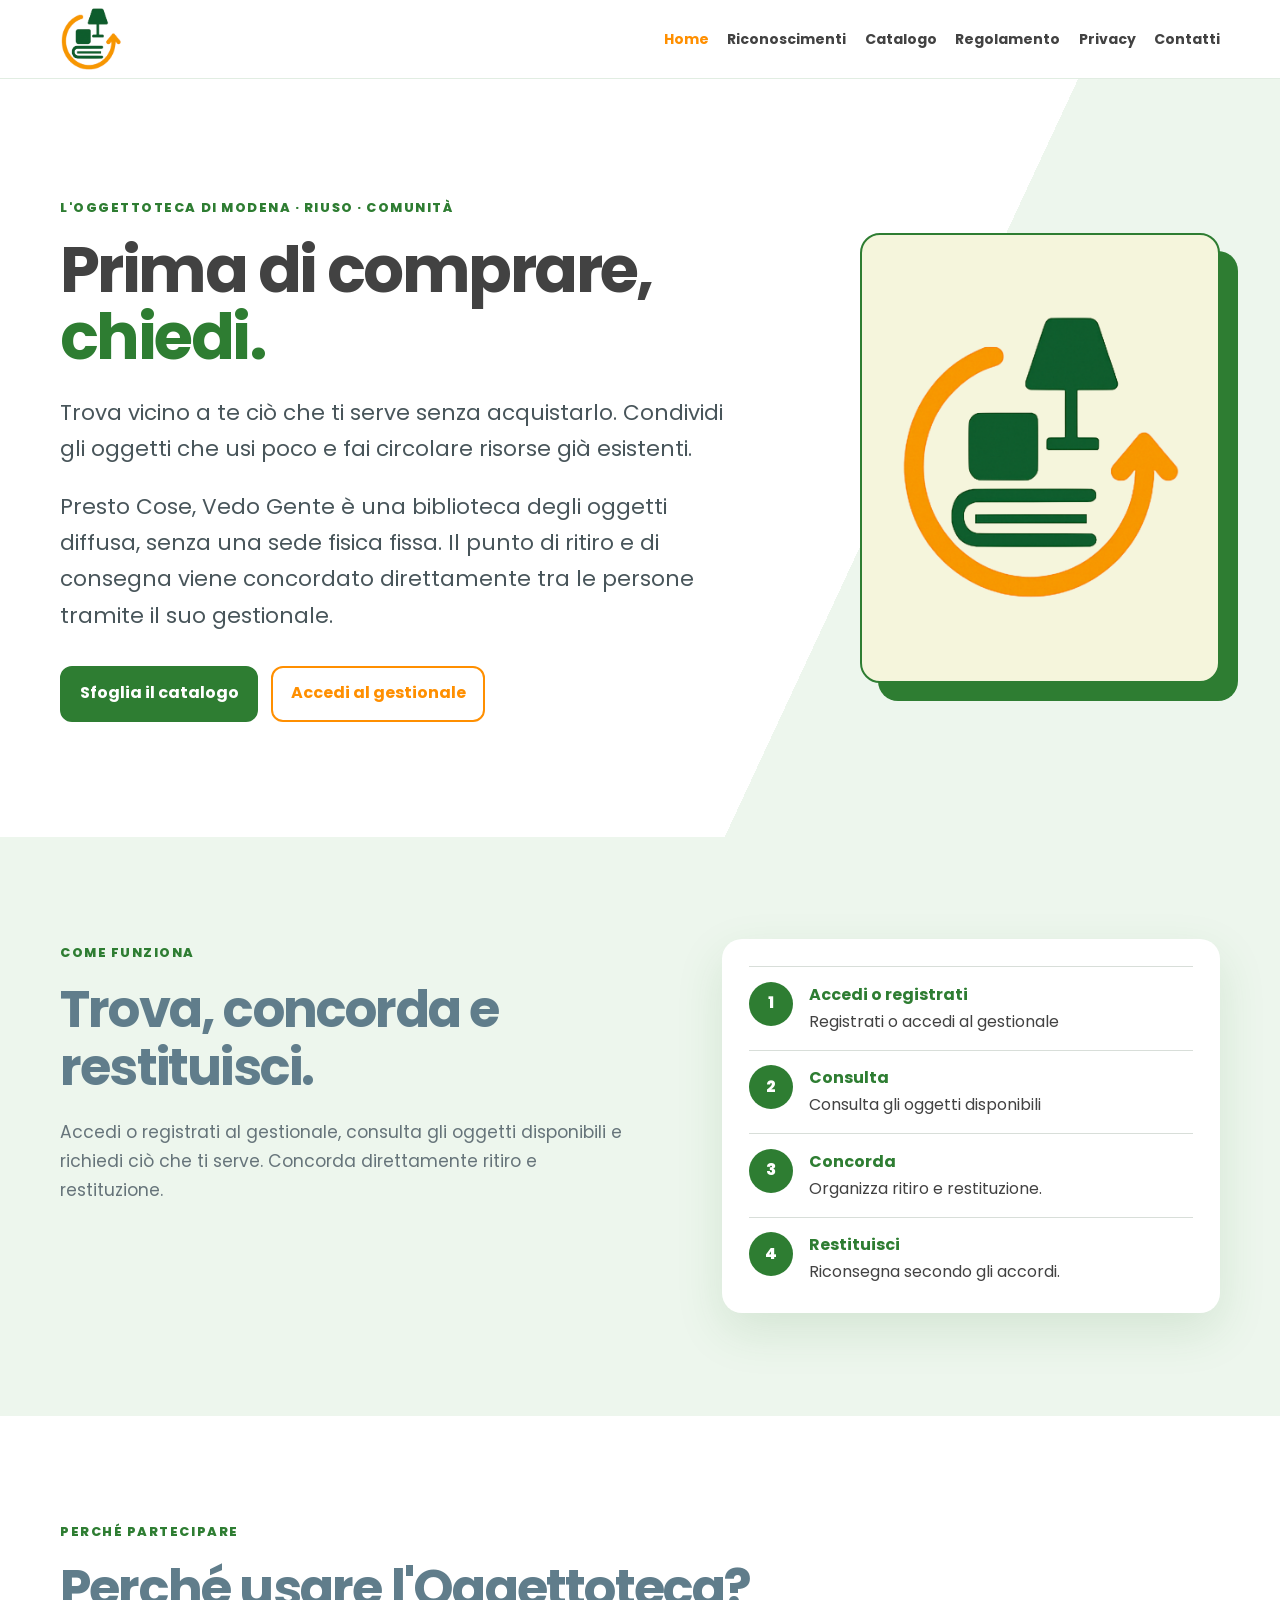
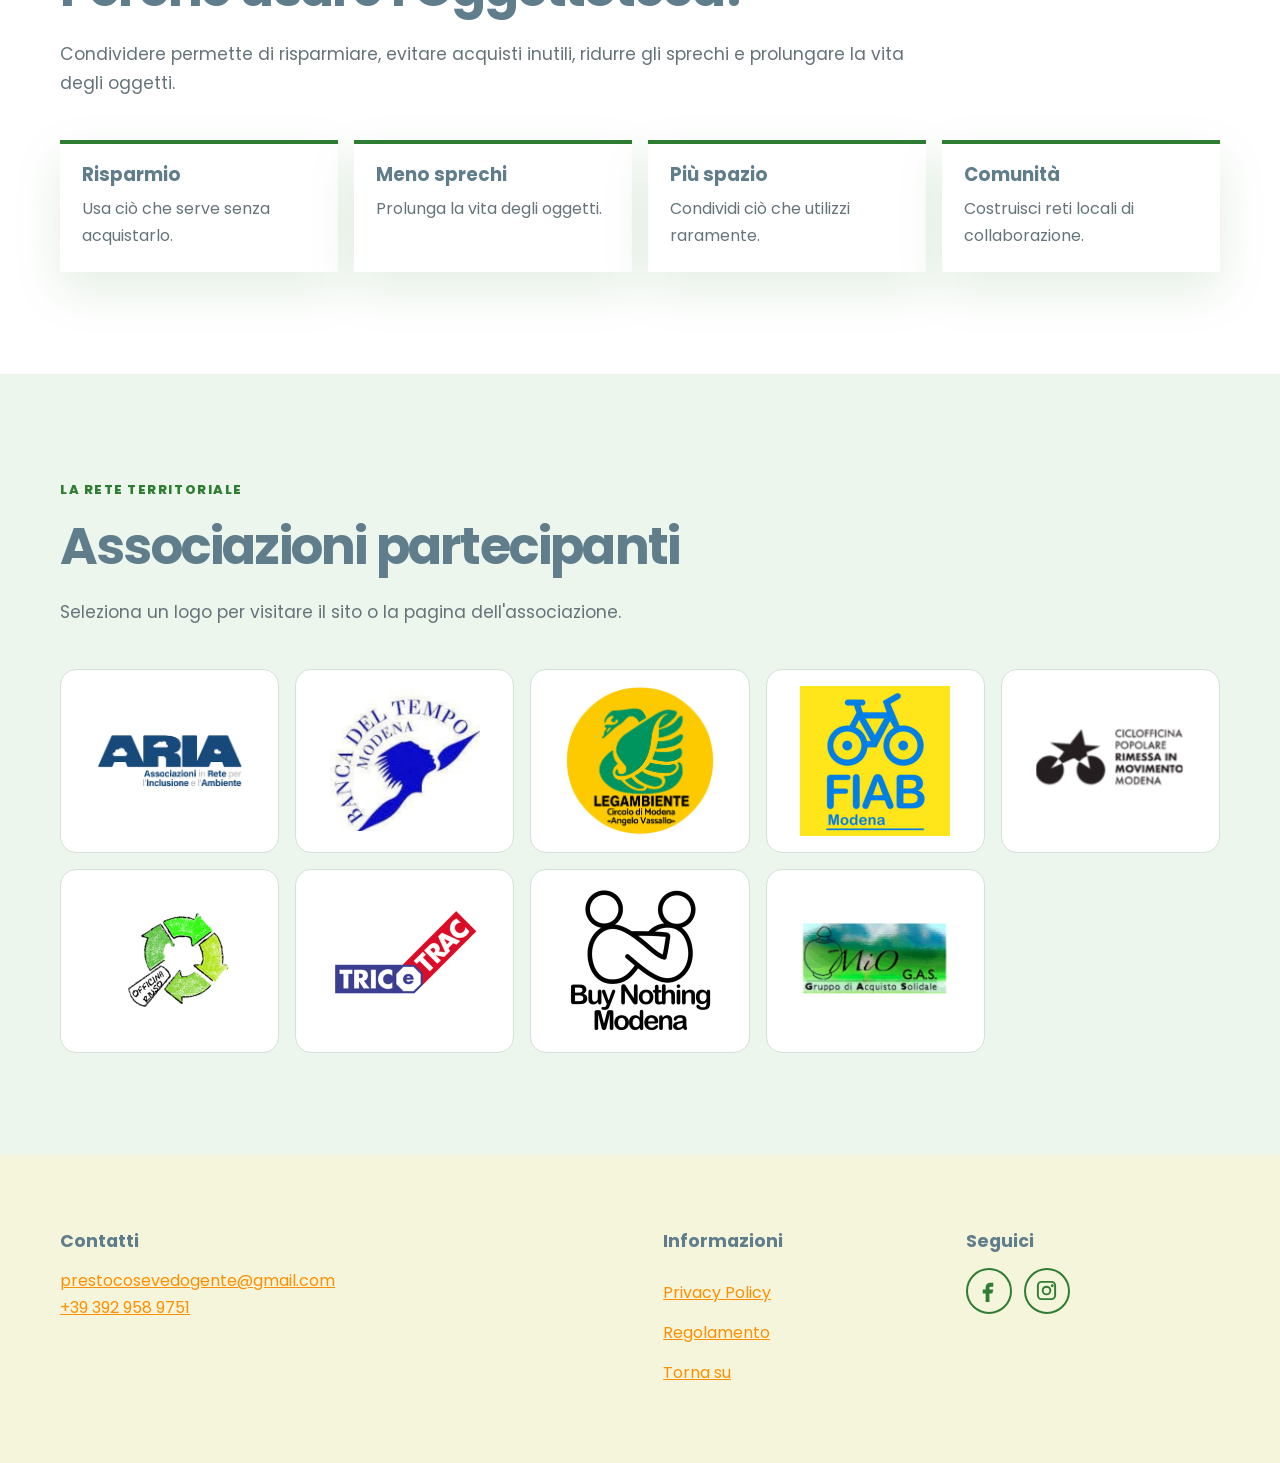
<file: index.html>
<!doctype html>
<html lang="it">

<head>
  <meta charset="utf-8">
  <meta name="viewport" content="width=device-width,initial-scale=1">
  <meta name="description"
    content="Prestito di oggetti tra cittadini a Modena: risparmio, riuso, economia circolare e comunità.">
  <title>Presto Cose, Vedo Gente | Oggettoteca di Modena</title>
  <link rel="preconnect" href="https://fonts.googleapis.com">
  <link rel="preconnect" href="https://fonts.gstatic.com" crossorigin>
  <link href="https://fonts.googleapis.com/css2?family=Poppins:wght@400;500;600;700;800&display=swap" rel="stylesheet">
  <link rel="stylesheet" href="assets/css/style.css">
  <style>
    /* Correzione specifica della hero della homepage */
    /* Hero della homepage */
    /* Hero homepage */
    .home-hero .hero-grid {
      display: grid;
      grid-template-columns: minmax(0, 1fr) 360px;
      gap: 80px;
      align-items: center;
    }

    .home-hero .hero-copy {
      min-width: 0;
    }

    .home-hero h1 {
      max-width: 100%;
      margin-bottom: 1.5rem;
      font-size: clamp(3rem, 5vw, 4rem);
      line-height: 1.05;
      letter-spacing: -0.04em;
    }

    .home-hero h1 .title-line,
    .home-hero h1 .title-accent {
      display: block;
      white-space: nowrap;
    }

    .home-hero h1 .title-line {
      color: var(--ink);
    }

    .home-hero h1 .title-accent {
      color: var(--green);
    }

    .home-hero .hero-visual {
      width: 360px;
    }

    .home-hero .hero-logo {
      width: 100%;
      margin: 0;
    }

    @media (max-width: 1050px) {
      .home-hero .hero-grid {
        grid-template-columns: 1fr;
        gap: 3.5rem;
      }

      .home-hero .hero-copy {
        max-width: 720px;
      }

      .home-hero .hero-visual {
        width: min(100%, 360px);
        margin-inline: auto;
      }
    }

    @media (max-width: 680px) {
      .home-hero h1 {
        font-size: clamp(2.6rem, 12vw, 3.8rem);
      }

      .home-hero h1 .title-line,
      .home-hero h1 .title-accent {
        white-space: normal;
      }
    }
  </style>
  <link rel="icon" href="assets/icons/favicon.png" type="image/svg+xml">
</head>

<body id="top"><a class="skip-link" href="#contenuto">Vai al contenuto</a>
  <header class="site-header">
    <div class="container header-inner"><a class="brand" href="index.html"
        aria-label="Presto Cose, Vedo Gente, home"><img src="assets/images/logos/logo.png"
          alt="Logo Presto Cose, Vedo Gente"></a><button class="menu-toggle" type="button" aria-expanded="false"
        aria-controls="menu">Menu</button>
      <nav aria-label="Navigazione principale">
        <ul class="menu" id="menu">
          <li><a href="index.html" aria-current="page">Home</a></li>
          <li><a href="future4cities.html">Riconoscimenti</a></li>
          <li><a href="catalogo-oggetti.html">Catalogo</a></li>
          <li><a href="regolamento.html">Regolamento</a></li>
          <li><a href="privacy-policy.html">Privacy</a></li>
          <li><a href="#contatti">Contatti</a></li>
        </ul>
      </nav>
    </div>
  </header>
  <main id="contenuto">
    <section class="hero home-hero">
      <div class="container hero-grid">
        <div class="hero-copy"><span class="eyebrow">L'Oggettoteca di Modena · Riuso · Comunità</span>
          <h1><span class="title-line">Prima di comprare,</span><span class="title-accent">chiedi.</span></h1>
          <p class="lead">Trova vicino a te ciò che ti serve senza acquistarlo. Condividi gli oggetti che usi poco e fai
            circolare risorse già esistenti.</p>
          <p class="lead">
            Presto Cose, Vedo Gente è una biblioteca degli oggetti diffusa, senza una sede fisica fissa. Il punto di
            ritiro e di consegna viene concordato direttamente tra le persone tramite il suo gestionale.
          </p>
          <div class="actions"><a class="button" href="catalogo-oggetti.html">Sfoglia il catalogo</a><a
              class="button secondary" href="https://biblioteca.progettohamlet.it/login" target="_blank"
              rel="noopener noreferrer">Accedi al gestionale</a></div>
        </div>
        <div class="hero-visual">
          <div class="hero-logo"><img src="assets/images/logos/logo.png" alt="Logo Presto Cose, Vedo Gente"></div>
        </div>
      </div>
    </section>
    <section class="section soft">
      <div class="container how-grid">
        <div class="section-heading"><span class="eyebrow">Come funziona</span>
          <h2>Trova, concorda e restituisci.</h2>
          <p>Accedi o registrati al gestionale, consulta gli oggetti disponibili e richiedi ciò che ti serve. Concorda
            direttamente ritiro e restituzione.</p>
        </div>
        <div class="process-card">
          <div class="process-list">
            <div class="process-item"><span class="process-number">

                1</span>
              <div><strong>Accedi o registrati</strong><span>Registrati o accedi al gestionale</span></div>
            </div>
            <div class="process-item"><span class="process-number">2</span>
              <div><strong>Consulta</strong><span>Consulta gli oggetti disponibili</span></div>
            </div>
            <div class="process-item"><span class="process-number">3</span>
              <div><strong>Concorda</strong><span>Organizza ritiro e restituzione.</span></div>
            </div>
            <div class="process-item"><span class="process-number">4</span>
              <div><strong>Restituisci</strong><span>Riconsegna secondo gli accordi.</span></div>
            </div>
          </div>
        </div>
      </div>
    </section>
    <section class="section">
      <div class="container">
        <div class="section-heading"><span class="eyebrow">Perché partecipare</span>
          <h2>Perché usare l'Oggettoteca?</h2>
          <p>Condividere permette di risparmiare, evitare acquisti inutili, ridurre gli sprechi e prolungare la vita
            degli oggetti.</p>
        </div>
        <div class="benefits">
          <article class="benefit">
            <h3>Risparmio</h3>
            <p>Usa ciò che serve senza acquistarlo.</p>
          </article>
          <article class="benefit">
            <h3>Meno sprechi</h3>
            <p>Prolunga la vita degli oggetti.</p>
          </article>
          <article class="benefit">
            <h3>Più spazio</h3>
            <p>Condividi ciò che utilizzi raramente.</p>
          </article>
          <article class="benefit">
            <h3>Comunità</h3>
            <p>Costruisci reti locali di collaborazione.</p>
          </article>
        </div>
      </div>
    </section>
    <section class="section soft" id="associazioni">
      <div class="container">
        <div class="section-heading"><span class="eyebrow">La rete territoriale</span>
          <h2>Associazioni partecipanti</h2>
          <p>Seleziona un logo per visitare il sito o la pagina dell'associazione.</p>
        </div>
        <div class="partners-grid">
          <figure class="partner"><a href="https://www.facebook.com/1ariamodena/" target="_blank"
              rel="noopener noreferrer" aria-label="Visita il sito di ARIA Modena"><img
                src="assets/images/content/aria-modena.png" alt="Logo ARIA Modena" loading="lazy"></a></figure>
          <figure class="partner"><a href="https://www.bancatempomodena.it/" target="_blank" rel="noopener noreferrer"
              aria-label="Visita il sito di Banca del Tempo Modena"><img src="assets/images/content/bdt-modena.png"
                alt="Logo Banca del Tempo Modena" loading="lazy"></a></figure>
          <figure class="partner"><a href="https://www.legambientemodena.it/" target="_blank" rel="noopener noreferrer"
              aria-label="Visita il sito di Legambiente Modena"><img src="assets/images/content/legambiente.png"
                alt="Logo Legambiente Modena" loading="lazy"></a></figure>
          <figure class="partner"><a href="https://www.modenainbici.it/" target="_blank" rel="noopener noreferrer"
              aria-label="Visita il sito di FIAB Modena"><img src="assets/images/content/fiab-modena.png"
                alt="Logo FIAB Modena" loading="lazy"></a></figure>
          <figure class="partner"><a href="https://www.rimessainmovimento.org/" target="_blank"
              rel="noopener noreferrer" aria-label="Visita il sito di Ciclofficina Rimessa in Movimento"><img
                src="assets/images/content/ciclofficina.png" alt="Logo Ciclofficina Rimessa in Movimento"
                loading="lazy"></a></figure>
          <figure class="partner"><a href="https://www.facebook.com/share/1A3WLMwC3V/" target="_blank"
              rel="noopener noreferrer" aria-label="Visita la pagina Facebook di Officina Del Riuso Modena"><img
                src="assets/images/content/officina-riuso.png" alt="Logo Officina del Riuso" loading="lazy"></a>
          </figure>
          <figure class="partner"><a href="https://www.tricetracmodena.it/" target="_blank" rel="noopener noreferrer"
              aria-label="Visita il sito di Tric e Trac"><img src="assets/images/content/tric-trac.png"
                alt="Logo Tric e Trac" loading="lazy"></a></figure>
          <figure class="partner"><a href="https://www.facebook.com/groups/buynothingmodena/?locale=it_IT"
              target="_blank" rel="noopener noreferrer" aria-label="Visita il sito di Buy Nothing Modena"><img
                src="assets/images/content/bnmodena-logo.png" alt="Logo Buy Nothing Modena" loading="lazy"></a></figure>
          <figure class="partner"><a href="https://it-it.facebook.com/MiogasModena/" target="_blank"
              rel="noopener noreferrer" aria-label="Visita il sito di Mio GAS Modena"><img
                src="assets/images/content/miogas-modena.png" alt="Logo Mio GAS Modena" loading="lazy"></a></figure>        
        </div>
      </div>
    </section>
  </main>
  <footer class="site-footer" id="contatti">
    <div class="container footer-grid">
      <div class="footer-copy">
        <h3 class="footer-title">Contatti</h3>
        <p><a href="mailto:prestocosevedogente@gmail.com">prestocosevedogente@gmail.com</a><br><a
            href="tel:+393929589751">+39 392 958 9751</a></p>
      </div>
      <nav class="footer-links" aria-label="Collegamenti nel footer">
        <h3 class="footer-title">Informazioni</h3><a href="privacy-policy.html">Privacy Policy</a><a
          href="regolamento.html">Regolamento</a><a href="#top">Torna su</a>
      </nav>
      <div>
        <h3 class="footer-title">Seguici</h3>
        <div class="social-links"><a class="social-link" href="https://www.facebook.com/prestocosevedogente"
            target="_blank" rel="noopener noreferrer" aria-label="Presto Cose, Vedo Gente su Facebook"><svg
              viewBox="0 0 24 24" aria-hidden="true">
              <path d="M14 8h3V4h-3c-3 0-5 2-5 5v2H6v4h3v9h4v-9h3l1-4h-4V9c0-.7.3-1 1-1z" />
            </svg></a><a class="social-link" href="https://www.instagram.com/prestocosevedogente" target="_blank"
            rel="noopener noreferrer" aria-label="Presto Cose, Vedo Gente su Instagram"><svg viewBox="0 0 24 24"
              aria-hidden="true">
              <path
                d="M7 2h10a5 5 0 0 1 5 5v10a5 5 0 0 1-5 5H7a5 5 0 0 1-5-5V7a5 5 0 0 1 5-5zm0 2a3 3 0 0 0-3 3v10a3 3 0 0 0 3 3h10a3 3 0 0 0 3-3V7a3 3 0 0 0-3-3H7zm11 1.5a1.5 1.5 0 1 1 0 3 1.5 1.5 0 0 1 0-3zM12 7a5 5 0 1 1 0 10 5 5 0 0 1 0-10zm0 2a3 3 0 1 0 0 6 3 3 0 0 0 0-6z" />
            </svg></a></div>
      </div>
    </div>
  </footer>
  <script src="assets/js/main.js"></script>
</body>

</html>
</file>
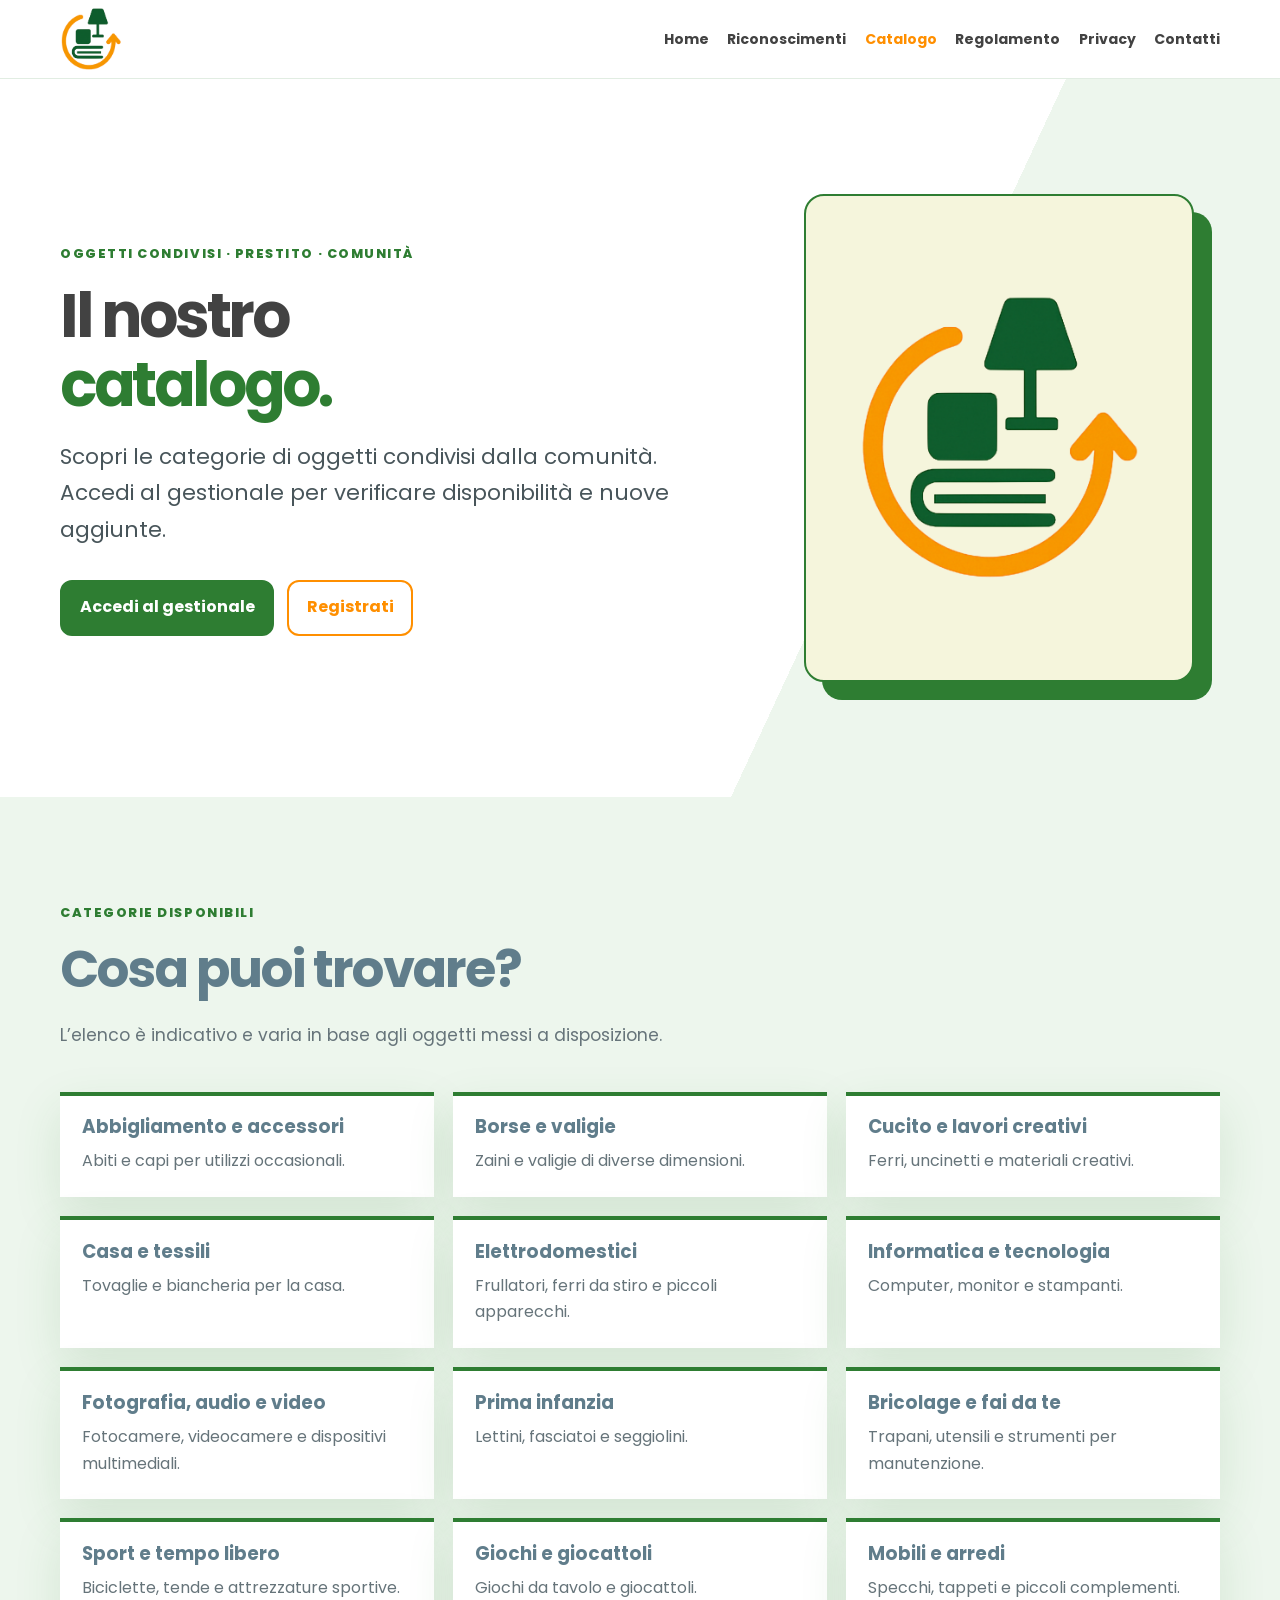
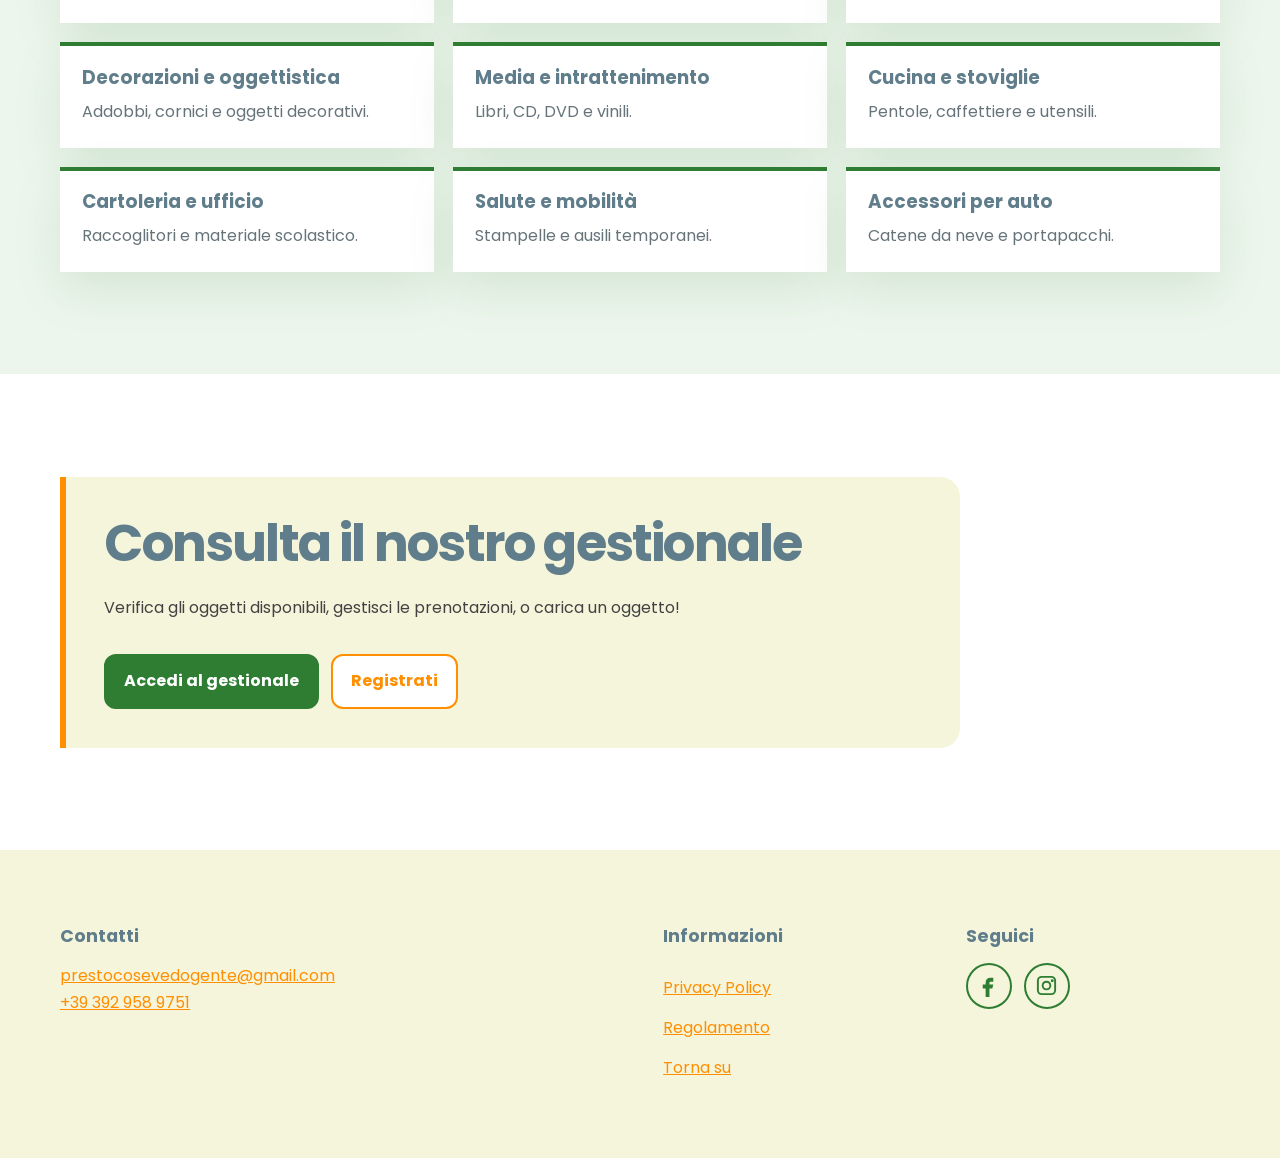
<file: catalogo-oggetti.html>
<!doctype html>
<html lang="it">

<head>
    <meta charset="utf-8">
    <meta name="viewport" content="width=device-width,initial-scale=1">
    <meta name="description" content="Categorie di oggetti disponibili nell’Oggettoteca di Modena.">
    <title>Catalogo oggetti | Presto Cose, Vedo Gente</title>
    <link rel="preconnect" href="https://fonts.googleapis.com">
    <link rel="preconnect" href="https://fonts.gstatic.com" crossorigin>
    <link href="https://fonts.googleapis.com/css2?family=Poppins:wght@400;500;600;700;800&display=swap"
        rel="stylesheet">
    <link rel="stylesheet" href="assets/css/style.css">
    <link rel="icon" href="assets/icons/favicon.png" type="image/svg+xml">
</head>

<body id="top"><a class="skip-link" href="#contenuto">Vai al contenuto</a>
    <header class="site-header">
        <div class="container header-inner"><a class="brand" href="index.html"
                aria-label="Presto Cose, Vedo Gente, home"><img src="assets/images/logos/logo.png"
                    alt="Logo Presto Cose, Vedo Gente"></a><button class="menu-toggle" type="button"
                aria-expanded="false" aria-controls="menu">Menu</button>
            <nav aria-label="Navigazione principale">
                <ul class="menu" id="menu">
                    <li><a href="index.html">Home</a></li>
                    <li><a href="future4cities.html">Riconoscimenti</a></li>
                    <li><a href="catalogo-oggetti.html" aria-current="page">Catalogo</a></li>
                    <li><a href="regolamento.html">Regolamento</a></li>
                    <li><a href="privacy-policy.html">Privacy</a></li>
                    <li><a href="#contatti">Contatti</a></li>
                </ul>
            </nav>
        </div>
    </header>
    <main id="contenuto">
        <section class="hero">
            <div class="container hero-grid">
                <div><span class="eyebrow">Oggetti condivisi · Prestito · Comunità</span>
                    <h1>Il nostro<span>catalogo.</span></h1>
                    <p class="lead">Scopri le categorie di oggetti condivisi dalla comunità. Accedi al gestionale per
                        verificare disponibilità e nuove aggiunte.</p>
                    <div class="actions"><a class="button" href="https://biblioteca.progettohamlet.it/login"
                            target="_blank" rel="noopener noreferrer">Accedi al gestionale</a><a
                            class="button secondary" href="https://biblioteca.progettohamlet.it/register"
                            target="_blank" rel="noopener noreferrer">Registrati</a></div>
                </div>
                <div class="hero-visual">
                    <div class="hero-logo"><img src="assets/images/logos/logo.png" alt="Logo Presto Cose, Vedo Gente">
                    </div>
                </div>
            </div>
        </section>
        <section class="section soft">
            <div class="container">
                <div class="section-heading"><span class="eyebrow">Categorie disponibili</span>
                    <h2>Cosa puoi trovare?</h2>
                    <p>L’elenco è indicativo e varia in base agli oggetti messi a disposizione.</p>
                </div>
                <div class="categories-grid">
                    <article class="category-card">
                        <h3>Abbigliamento e accessori</h3>
                        <p>Abiti e capi per utilizzi occasionali.</p>
                    </article>
                    <article class="category-card">
                        <h3>Borse e valigie</h3>
                        <p>Zaini e valigie di diverse dimensioni.</p>
                    </article>
                    <article class="category-card">
                        <h3>Cucito e lavori creativi</h3>
                        <p>Ferri, uncinetti e materiali creativi.</p>
                    </article>
                    <article class="category-card">
                        <h3>Casa e tessili</h3>
                        <p>Tovaglie e biancheria per la casa.</p>
                    </article>
                    <article class="category-card">
                        <h3>Elettrodomestici</h3>
                        <p>Frullatori, ferri da stiro e piccoli apparecchi.</p>
                    </article>
                    <article class="category-card">
                        <h3>Informatica e tecnologia</h3>
                        <p>Computer, monitor e stampanti.</p>
                    </article>
                    <article class="category-card">
                        <h3>Fotografia, audio e video</h3>
                        <p>Fotocamere, videocamere e dispositivi multimediali.</p>
                    </article>
                    <article class="category-card">
                        <h3>Prima infanzia</h3>
                        <p>Lettini, fasciatoi e seggiolini.</p>
                    </article>
                    <article class="category-card">
                        <h3>Bricolage e fai da te</h3>
                        <p>Trapani, utensili e strumenti per manutenzione.</p>
                    </article>
                    <article class="category-card">
                        <h3>Sport e tempo libero</h3>
                        <p>Biciclette, tende e attrezzature sportive.</p>
                    </article>
                    <article class="category-card">
                        <h3>Giochi e giocattoli</h3>
                        <p>Giochi da tavolo e giocattoli.</p>
                    </article>
                    <article class="category-card">
                        <h3>Mobili e arredi</h3>
                        <p>Specchi, tappeti e piccoli complementi.</p>
                    </article>
                    <article class="category-card">
                        <h3>Decorazioni e oggettistica</h3>
                        <p>Addobbi, cornici e oggetti decorativi.</p>
                    </article>
                    <article class="category-card">
                        <h3>Media e intrattenimento</h3>
                        <p>Libri, CD, DVD e vinili.</p>
                    </article>
                    <article class="category-card">
                        <h3>Cucina e stoviglie</h3>
                        <p>Pentole, caffettiere e utensili.</p>
                    </article>
                    <article class="category-card">
                        <h3>Cartoleria e ufficio</h3>
                        <p>Raccoglitori e materiale scolastico.</p>
                    </article>
                    <article class="category-card">
                        <h3>Salute e mobilità</h3>
                        <p>Stampelle e ausili temporanei.</p>
                    </article>
                    <article class="category-card">
                        <h3>Accessori per auto</h3>
                        <p>Catene da neve e portapacchi.</p>
                    </article>
                </div>
            </div>
        </section>
        <section class="section">
            <div class="container">
                <div class="notice">
                    <h2>Consulta il nostro gestionale</h2>
                    <p>Verifica gli oggetti disponibili, gestisci le prenotazioni, o carica un oggetto!</p>
                    <div class="actions"><a class="button" href="https://biblioteca.progettohamlet.it/login"
                            target="_blank" rel="noopener noreferrer">Accedi al gestionale</a><a
                            class="button secondary" href="https://biblioteca.progettohamlet.it/register"
                            target="_blank" rel="noopener noreferrer">Registrati</a></div>
                </div>
            </div>
        </section>
    </main>
    <footer class="site-footer" id="contatti">
        <div class="container footer-grid">
            <div class="footer-copy">
                <h3 class="footer-title">Contatti</h3>
                <p><a href="mailto:prestocosevedogente@gmail.com">prestocosevedogente@gmail.com</a><br><a
                        href="tel:+393929589751">+39 392 958 9751</a></p>
            </div>
            <nav class="footer-links" aria-label="Collegamenti nel footer">
                <h3 class="footer-title">Informazioni</h3><a href="privacy-policy.html">Privacy Policy</a><a
                    href="regolamento.html">Regolamento</a><a href="#top">Torna su</a>
            </nav>
            <div>
                <h3 class="footer-title">Seguici</h3>
                <div class="social-links"><a class="social-link" href="https://www.facebook.com/prestocosevedogente"
                        target="_blank" rel="noopener noreferrer" aria-label="Presto Cose, Vedo Gente su Facebook"><svg
                            viewBox="0 0 24 24" aria-hidden="true">
                            <path d="M14 8h3V4h-3c-3 0-5 2-5 5v2H6v4h3v9h4v-9h3l1-4h-4V9c0-.7.3-1 1-1z" />
                        </svg></a><a class="social-link" href="https://www.instagram.com/prestocosevedogente"
                        target="_blank" rel="noopener noreferrer" aria-label="Presto Cose, Vedo Gente su Instagram"><svg
                            viewBox="0 0 24 24" aria-hidden="true">
                            <path
                                d="M7 2h10a5 5 0 0 1 5 5v10a5 5 0 0 1-5 5H7a5 5 0 0 1-5-5V7a5 5 0 0 1 5-5zm0 2a3 3 0 0 0-3 3v10a3 3 0 0 0 3 3h10a3 3 0 0 0 3-3V7a3 3 0 0 0-3-3H7zm11 1.5a1.5 1.5 0 1 1 0 3 1.5 1.5 0 0 1 0-3zM12 7a5 5 0 1 1 0 10 5 5 0 0 1 0-10zm0 2a3 3 0 1 0 0 6 3 3 0 0 0 0-6z" />
                        </svg></a></div>
            </div>
        </div>
    </footer>
    <script src="assets/js/main.js"></script>
</body>

</html>
</file>
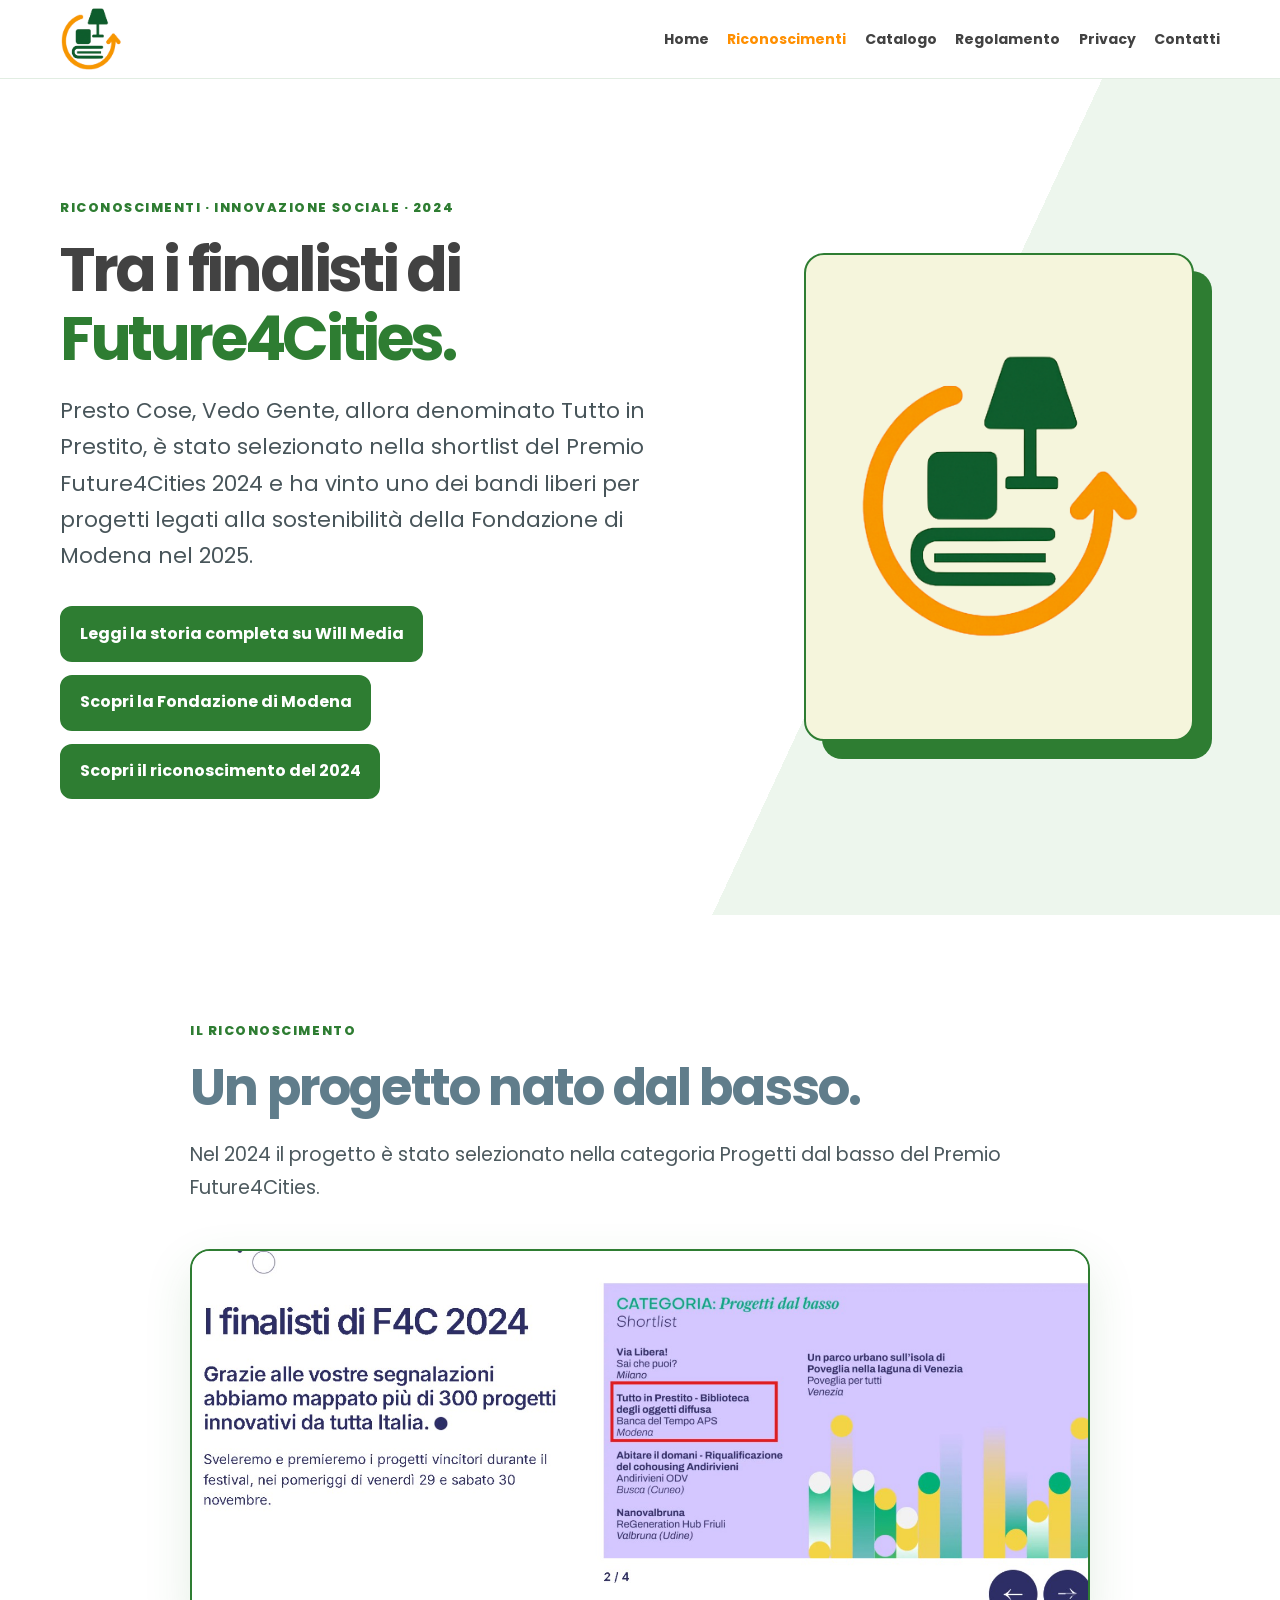
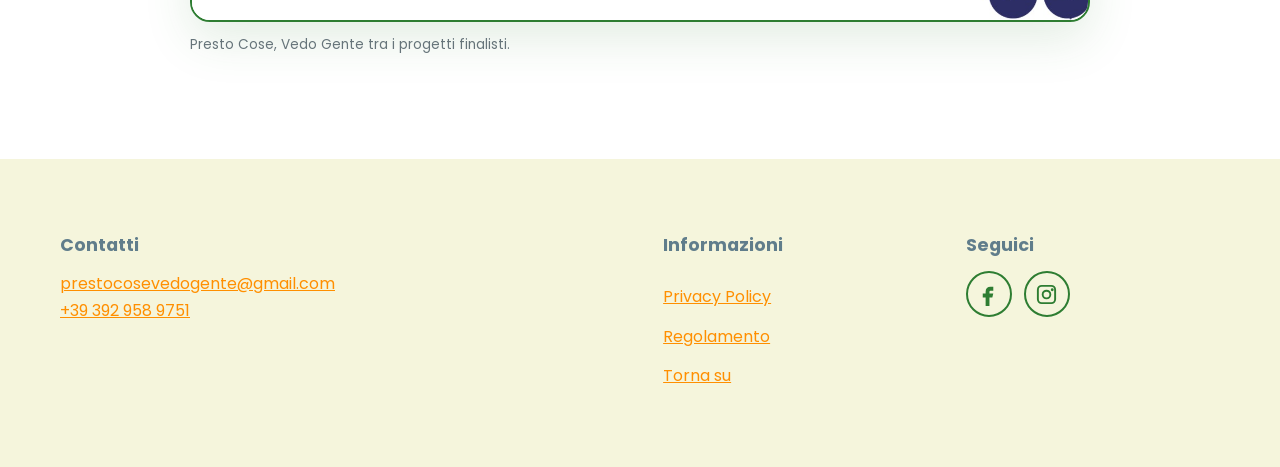
<file: future4cities.html>
<!doctype html>
<html lang="it">

<head>
    <meta charset="utf-8">
    <meta name="viewport" content="width=device-width,initial-scale=1">
    <meta name="description" content="Presto Cose, Vedo Gente tra i finalisti di Future4Cities 2024.">
    <title>Future4Cities 2024 | Presto Cose, Vedo Gente</title>
    <link rel="preconnect" href="https://fonts.googleapis.com">
    <link rel="preconnect" href="https://fonts.gstatic.com" crossorigin>
    <link href="https://fonts.googleapis.com/css2?family=Poppins:wght@400;500;600;700;800&display=swap"
        rel="stylesheet">
    <link rel="stylesheet" href="assets/css/style.css">
    <link rel="icon" href="assets/icons/favicon.png" type="image/svg+xml">
</head>

<body id="top"><a class="skip-link" href="#contenuto">Vai al contenuto</a>
    <header class="site-header">
        <div class="container header-inner"><a class="brand" href="index.html"
                aria-label="Presto Cose, Vedo Gente, home"><img src="assets/images/logos/logo.png"
                    alt="Logo Presto Cose, Vedo Gente"></a><button class="menu-toggle" type="button"
                aria-expanded="false" aria-controls="menu">Menu</button>
            <nav aria-label="Navigazione principale">
                <ul class="menu" id="menu">
                    <li><a href="index.html">Home</a></li>
                    <li><a href="future4cities.html" aria-current="page">Riconoscimenti</a></li>
                    <li><a href="catalogo-oggetti.html">Catalogo</a></li>
                    <li><a href="regolamento.html">Regolamento</a></li>
                    <li><a href="privacy-policy.html">Privacy</a></li>
                    <li><a href="#contatti">Contatti</a></li>
                </ul>
            </nav>
        </div>
    </header>
    <main id="contenuto">
        <section class="hero">
            <div class="container hero-grid">
                <div><span class="eyebrow">Riconoscimenti · Innovazione sociale · 2024</span>
                    <h1>Tra i finalisti di<span>Future4Cities.</span></h1>
                    <p class="lead">Presto Cose, Vedo Gente, allora denominato Tutto in Prestito, è stato selezionato
                        nella shortlist del Premio Future4Cities 2024 e ha vinto uno dei bandi liberi per progetti
                        legati alla sostenibilità della Fondazione di Modena nel 2025.</p>
                    <div class="actions"><a class="button"
                            href="https://future4cities.substack.com/p/la-mappa-delle-citta-che-cambiano-finalisti-festival"
                            target="_blank" rel="noopener noreferrer"><span>Leggi la storia completa su Will
                                Media</span></a><a class="button" href="https://www.fondazionedimodena.it/"
                            target="_blank" rel="noopener noreferrer">
                            <span>Scopri la Fondazione di Modena</span>
                        </a>

                        <a class="button" href="#storia">
                            <span>Scopri il riconoscimento del 2024</span>
                        </a>
                    </div>
                </div>
                <div class="hero-visual">
                    <div class="hero-logo"><img src="assets/images/logos/logo.png" alt="Logo Presto Cose, Vedo Gente">
                    </div>
                </div>
            </div>
        </section>
        <section class="section" id="storia">
            <div class="container article"><span class="eyebrow">Il riconoscimento</span>
                <h2>Un progetto nato dal basso.</h2>
                <p>Nel 2024 il progetto è stato selezionato nella categoria Progetti dal basso del Premio Future4Cities.
                </p>
                <figure class="feature-figure"><img src="assets/images/content/will-media-picture.jpeg"
                        alt="Presentazione dei progetti finalisti di Future4Cities 2024">
                    <figcaption>Presto Cose, Vedo Gente tra i progetti finalisti.</figcaption>
                </figure>
        </section>
    </main>
    <footer class="site-footer" id="contatti">
        <div class="container footer-grid">
            <div class="footer-copy">
                <h3 class="footer-title">Contatti</h3>
                <p><a href="mailto:prestocosevedogente@gmail.com">prestocosevedogente@gmail.com</a><br><a
                        href="tel:+393929589751">+39 392 958 9751</a></p>
            </div>
            <nav class="footer-links" aria-label="Collegamenti nel footer">
                <h3 class="footer-title">Informazioni</h3><a href="privacy-policy.html">Privacy Policy</a><a
                    href="regolamento.html">Regolamento</a><a href="#top">Torna su</a>
            </nav>
            <div>
                <h3 class="footer-title">Seguici</h3>
                <div class="social-links"><a class="social-link" href="https://www.facebook.com/prestocosevedogente"
                        target="_blank" rel="noopener noreferrer" aria-label="Presto Cose, Vedo Gente su Facebook"><svg
                            viewBox="0 0 24 24" aria-hidden="true">
                            <path d="M14 8h3V4h-3c-3 0-5 2-5 5v2H6v4h3v9h4v-9h3l1-4h-4V9c0-.7.3-1 1-1z" />
                        </svg></a><a class="social-link" href="https://www.instagram.com/prestocosevedogente"
                        target="_blank" rel="noopener noreferrer" aria-label="Presto Cose, Vedo Gente su Instagram"><svg
                            viewBox="0 0 24 24" aria-hidden="true">
                            <path
                                d="M7 2h10a5 5 0 0 1 5 5v10a5 5 0 0 1-5 5H7a5 5 0 0 1-5-5V7a5 5 0 0 1 5-5zm0 2a3 3 0 0 0-3 3v10a3 3 0 0 0 3 3h10a3 3 0 0 0 3-3V7a3 3 0 0 0-3-3H7zm11 1.5a1.5 1.5 0 1 1 0 3 1.5 1.5 0 0 1 0-3zM12 7a5 5 0 1 1 0 10 5 5 0 0 1 0-10zm0 2a3 3 0 1 0 0 6 3 3 0 0 0 0-6z" />
                        </svg></a></div>
            </div>
        </div>
    </footer>
    <script src="assets/js/main.js"></script>
</body>

</html>
</file>
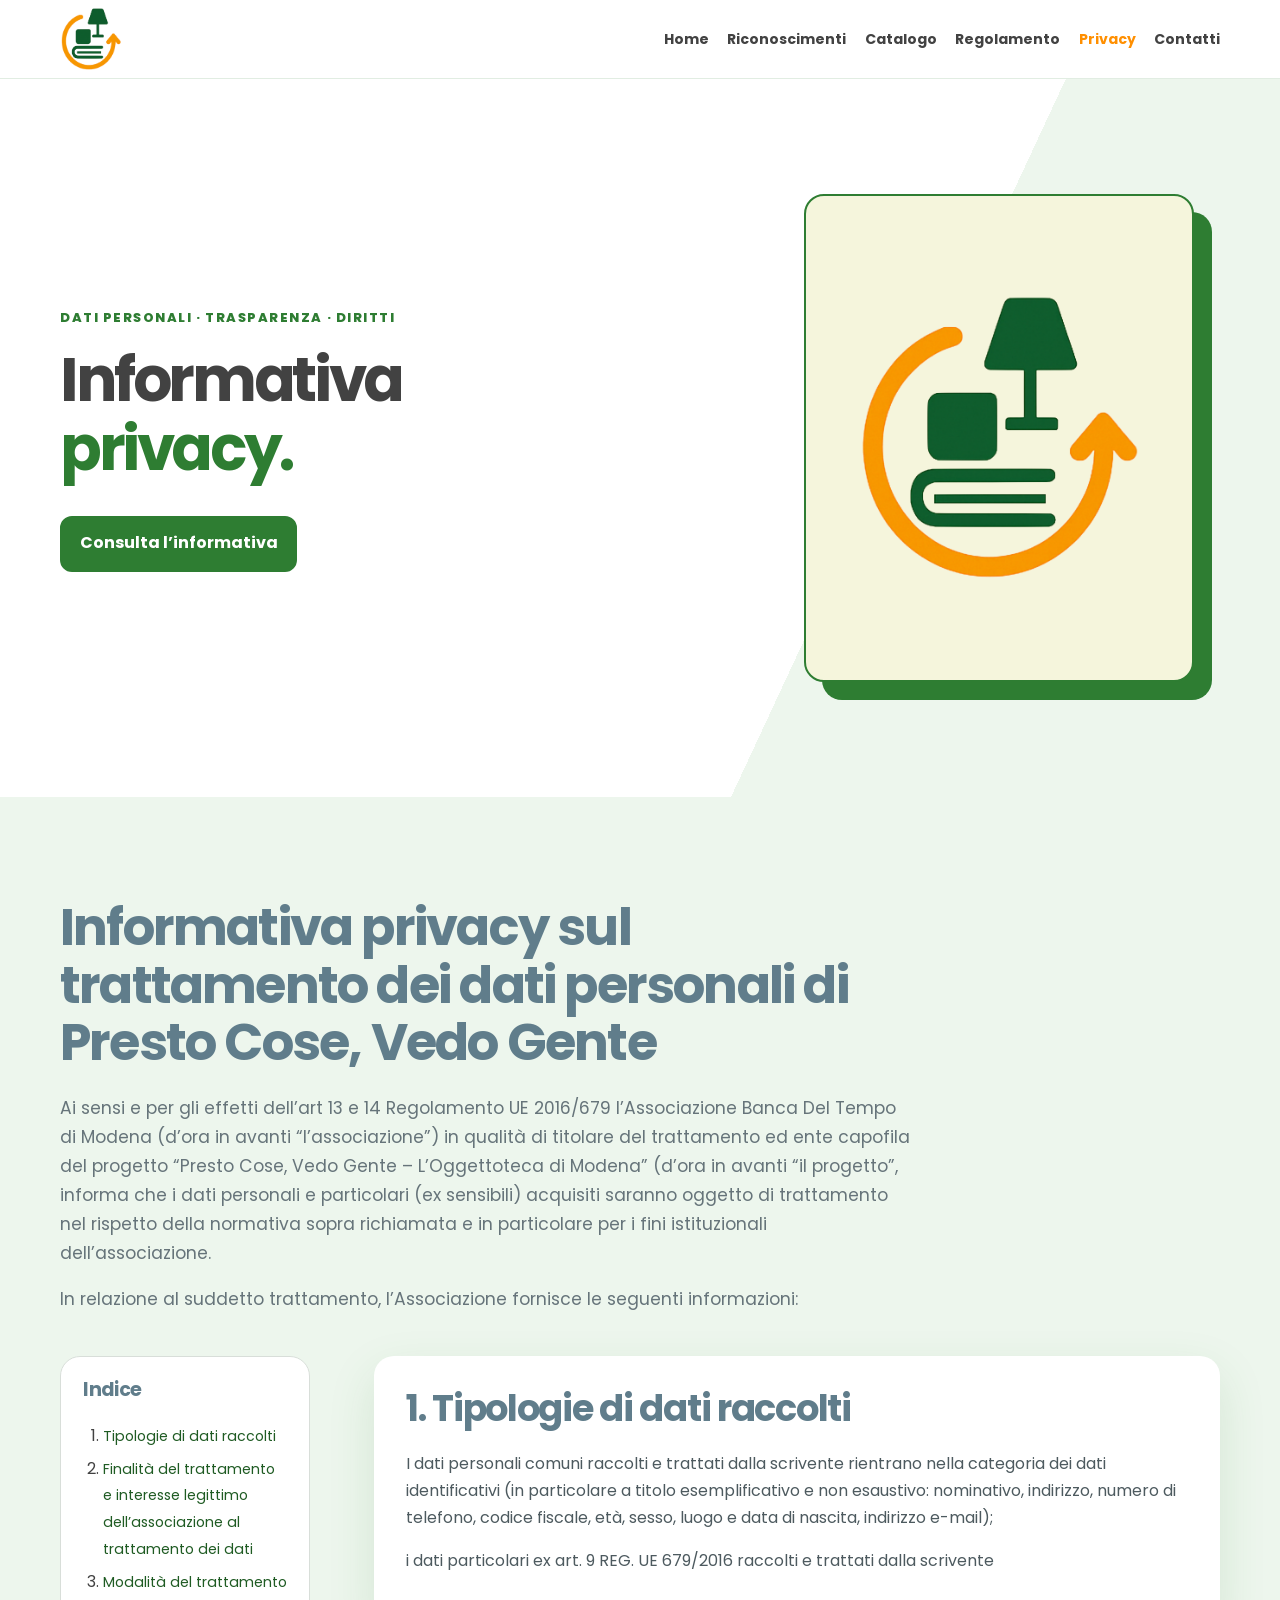
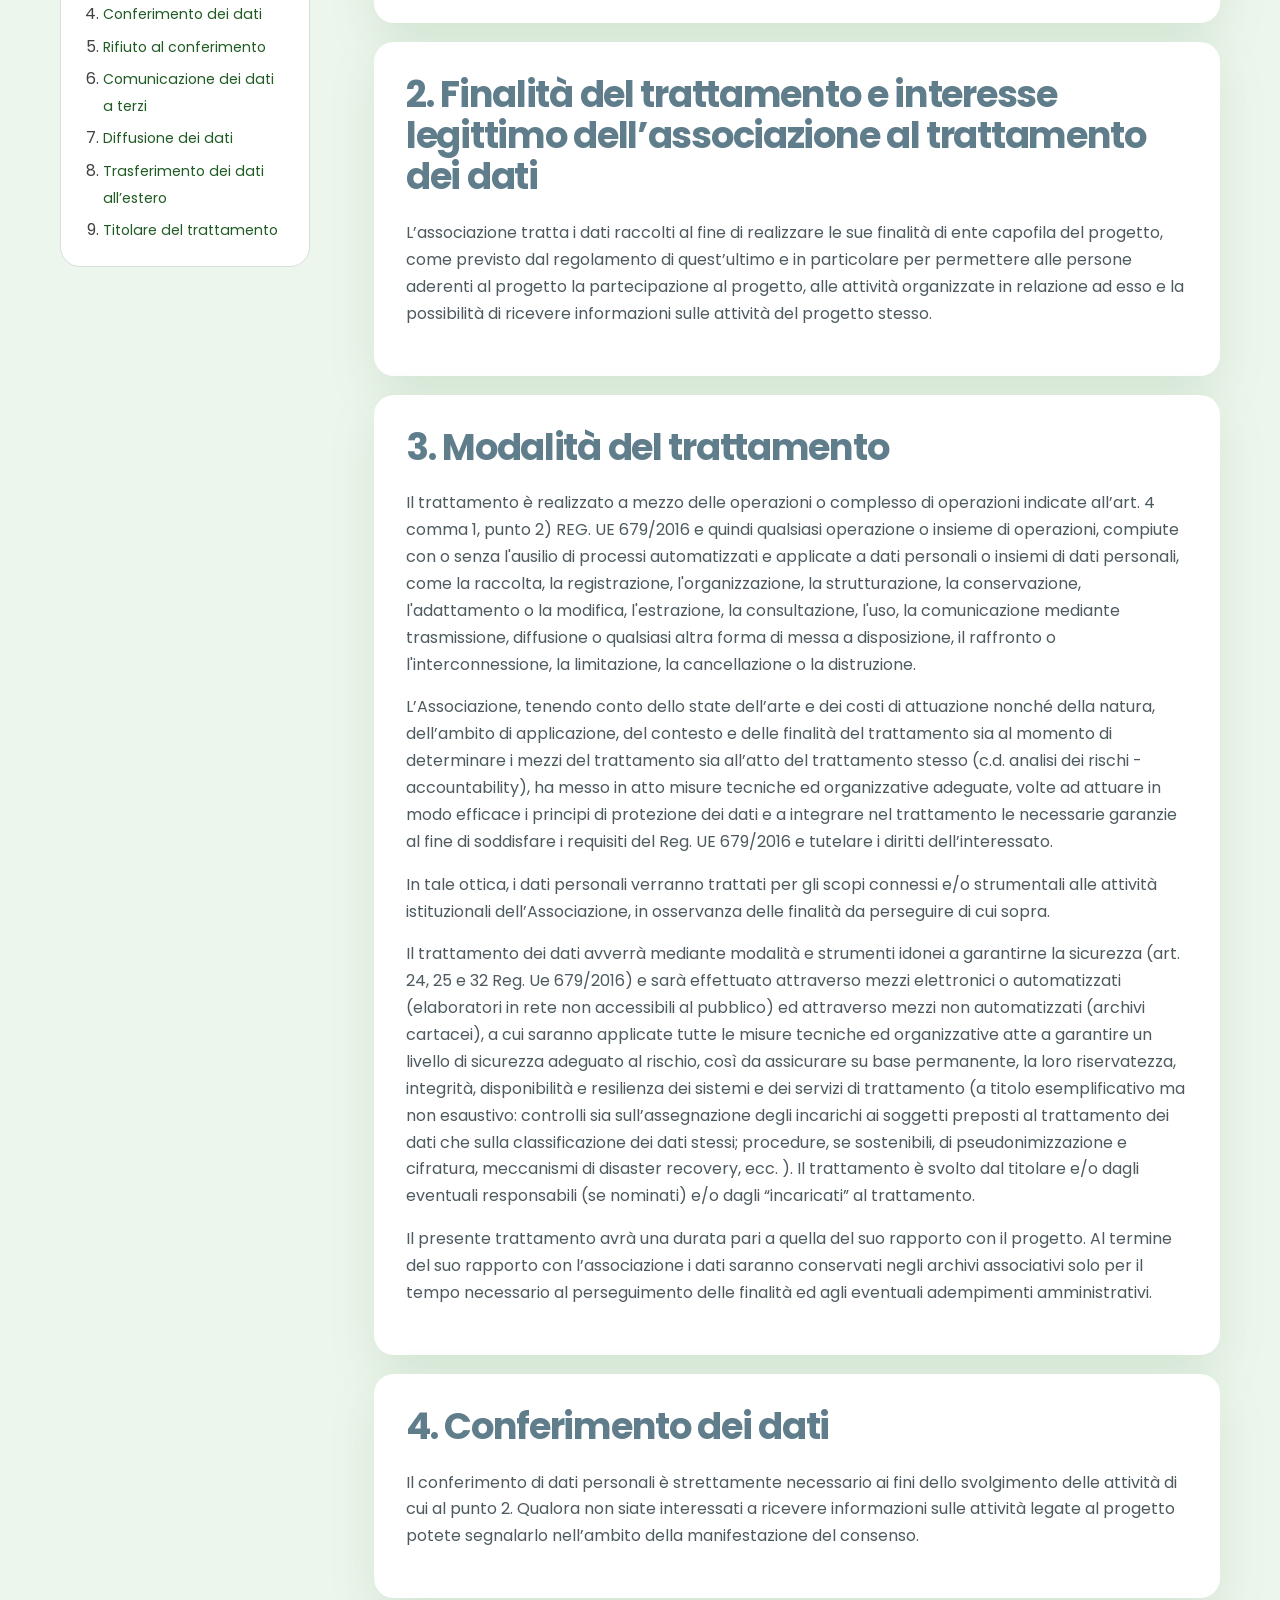
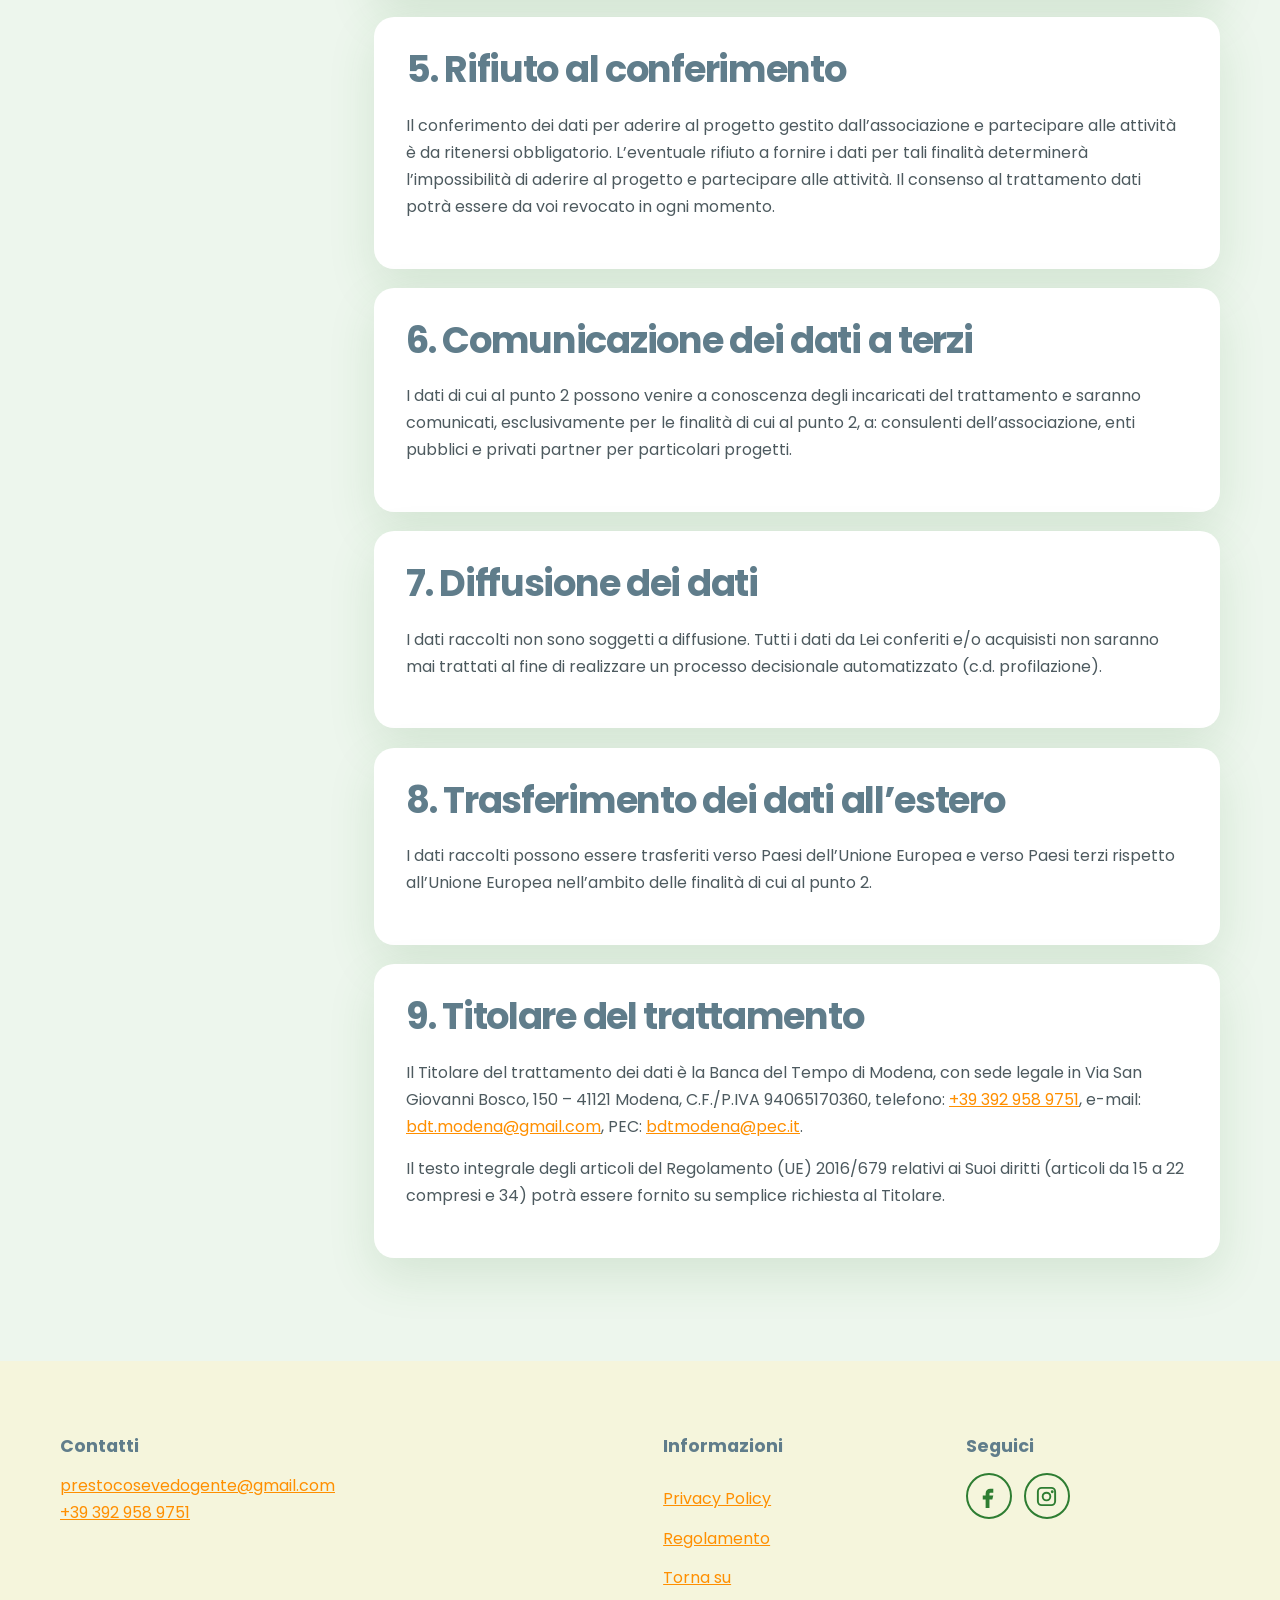
<file: privacy-policy.html>
<!doctype html>
<html lang="it">

<head>
    <meta charset="utf-8">
    <meta name="viewport" content="width=device-width,initial-scale=1">
    <meta name="description" content="Informativa ai sensi degli articoli 13 e 14 sul trattamento dei dati personali.">
    <title>Informativa privacy. | Presto Cose, Vedo Gente</title>
    <link rel="preconnect" href="https://fonts.googleapis.com">
    <link rel="preconnect" href="https://fonts.gstatic.com" crossorigin>
    <link href="https://fonts.googleapis.com/css2?family=Poppins:wght@400;500;600;700;800&display=swap"
        rel="stylesheet">
    <link rel="stylesheet" href="assets/css/style.css">
    <link rel="icon" href="assets/icons/favicon.png" type="image/svg+xml">
</head>

<body id="top"><a class="skip-link" href="#contenuto">Vai al contenuto</a>
    <header class="site-header">
        <div class="container header-inner"><a class="brand" href="index.html"
                aria-label="Presto Cose, Vedo Gente, home"><img src="assets/images/logos/logo.png"
                    alt="Logo Presto Cose, Vedo Gente"></a><button class="menu-toggle" type="button"
                aria-expanded="false" aria-controls="menu">Menu</button>
            <nav aria-label="Navigazione principale">
                <ul class="menu" id="menu">
                    <li><a href="index.html">Home</a></li>
                    <li><a href="future4cities.html">Riconoscimenti</a></li>
                    <li><a href="catalogo-oggetti.html">Catalogo</a></li>
                    <li><a href="regolamento.html">Regolamento</a></li>
                    <li><a href="privacy-policy.html" aria-current="page">Privacy</a></li>
                    <li><a href="#contatti">Contatti</a></li>
                </ul>
            </nav>
        </div>
    </header>
    <main id="contenuto">
        <section class="hero">
            <div class="container hero-grid">
                <div><span class="eyebrow">Dati personali · Trasparenza · Diritti</span>
                    <h1>Informativa<span>privacy.</span></h1>
                    <div class="actions"><a class="button" href="#informativa">Consulta l’informativa</a></div>
                </div>
                <div class="hero-visual">
                    <div class="hero-logo"><img src="assets/images/logos/logo.png" alt="Logo Presto Cose, Vedo Gente">
                    </div>
                </div>
            </div>
        </section>
        <section class="section soft" id="informativa">
            <div class="container">
                <div class="section-heading">
                    <h2>Informativa privacy sul trattamento dei dati personali di Presto Cose, Vedo Gente</h2>
                    <p>Ai sensi e per gli effetti dell’art 13 e 14 Regolamento UE 2016/679 l’Associazione Banca Del
                        Tempo di Modena (d’ora in avanti “l’associazione”) in qualità di titolare del trattamento ed
                        ente capofila del progetto “Presto Cose, Vedo Gente – L’Oggettoteca di Modena” (d’ora in avanti
                        “il progetto”, informa che i dati personali e particolari (ex sensibili) acquisiti saranno
                        oggetto di trattamento nel rispetto della normativa sopra richiamata e in particolare per i fini
                        istituzionali dell’associazione.</p>
                    <p>In relazione al suddetto trattamento, l’Associazione fornisce le seguenti informazioni:</p>
                </div>
                <div class="content-layout">
                    <nav class="toc" aria-label="Indice dell’informativa privacy">
                        <h2>Indice</h2>
                        <ol>
                            <li><a href="#privacy-1">Tipologie di dati raccolti</a></li>
                            <li><a href="#privacy-2">Finalità del trattamento e interesse legittimo dell’associazione al
                                    trattamento dei dati</a></li>
                            <li><a href="#privacy-3">Modalità del trattamento</a></li>
                            <li><a href="#privacy-4">Conferimento dei dati</a></li>
                            <li><a href="#privacy-5">Rifiuto al conferimento</a></li>
                            <li><a href="#privacy-6">Comunicazione dei dati a terzi</a></li>
                            <li><a href="#privacy-7">Diffusione dei dati</a></li>
                            <li><a href="#privacy-8">Trasferimento dei dati all’estero</a></li>
                            <li><a href="#privacy-9">Titolare del trattamento</a></li>
                        </ol>
                    </nav>
                    <div class="cards">
                        <article class="content-card" id="privacy-1">
                            <h2>1. Tipologie di dati raccolti</h2>
                            <p>I dati personali comuni raccolti e trattati dalla scrivente rientrano nella categoria dei
                                dati identificativi (in particolare a titolo esemplificativo e non esaustivo:
                                nominativo, indirizzo, numero di telefono, codice fiscale, età, sesso, luogo e data di
                                nascita, indirizzo e-mail);</p>
                            <p>i dati particolari ex art. 9 REG. UE 679/2016 raccolti e trattati dalla scrivente</p>
                        </article>
                        <article class="content-card" id="privacy-2">
                            <h2>2. Finalità del trattamento e interesse legittimo dell’associazione al trattamento dei
                                dati</h2>
                            <p>L’associazione tratta i dati raccolti al fine di realizzare le sue finalità di ente
                                capofila del progetto, come previsto dal regolamento di quest’ultimo e in particolare
                                per permettere alle persone aderenti al progetto la partecipazione al progetto, alle
                                attività organizzate in relazione ad esso e la possibilità di ricevere informazioni
                                sulle attività del progetto stesso.</p>
                        </article>
                        <article class="content-card" id="privacy-3">
                            <h2>3. Modalità del trattamento</h2>
                            <p>Il trattamento è realizzato a mezzo delle operazioni o complesso di operazioni indicate
                                all’art. 4 comma 1, punto 2) REG. UE 679/2016 e quindi qualsiasi operazione o insieme di
                                operazioni, compiute con o senza l&#x27;ausilio di processi automatizzati e applicate a
                                dati personali o insiemi di dati personali, come la raccolta, la registrazione,
                                l&#x27;organizzazione, la strutturazione, la conservazione, l&#x27;adattamento o la
                                modifica, l&#x27;estrazione, la consultazione, l&#x27;uso, la comunicazione mediante
                                trasmissione, diffusione o qualsiasi altra forma di messa a disposizione, il raffronto o
                                l&#x27;interconnessione, la limitazione, la cancellazione o la distruzione.</p>
                            <p>L’Associazione, tenendo conto dello state dell’arte e dei costi di attuazione nonché
                                della natura, dell’ambito di applicazione, del contesto e delle finalità del trattamento
                                sia al momento di determinare i mezzi del trattamento sia all’atto del trattamento
                                stesso (c.d. analisi dei rischi - accountability), ha messo in atto misure tecniche ed
                                organizzative adeguate, volte ad attuare in modo efficace i principi di protezione dei
                                dati e a integrare nel trattamento le necessarie garanzie al fine di soddisfare i
                                requisiti del Reg. UE 679/2016 e tutelare i diritti dell’interessato.</p>
                            <p>In tale ottica, i dati personali verranno trattati per gli scopi connessi e/o strumentali
                                alle attività istituzionali dell’Associazione, in osservanza delle finalità da
                                perseguire di cui sopra.</p>
                            <p>Il trattamento dei dati avverrà mediante modalità e strumenti idonei a garantirne la
                                sicurezza (art. 24, 25 e 32 Reg. Ue 679/2016) e sarà effettuato attraverso mezzi
                                elettronici o automatizzati (elaboratori in rete non accessibili al pubblico) ed
                                attraverso mezzi non automatizzati (archivi cartacei), a cui saranno applicate tutte le
                                misure tecniche ed organizzative atte a garantire un livello di sicurezza adeguato al
                                rischio, così da assicurare su base permanente, la loro riservatezza, integrità,
                                disponibilità e resilienza dei sistemi e dei servizi di trattamento (a titolo
                                esemplificativo ma non esaustivo: controlli sia sull’assegnazione degli incarichi ai
                                soggetti preposti al trattamento dei dati che sulla classificazione dei dati stessi;
                                procedure, se sostenibili, di pseudonimizzazione e cifratura, meccanismi di disaster
                                recovery, ecc. ). Il trattamento è svolto dal titolare e/o dagli eventuali responsabili
                                (se nominati) e/o dagli “incaricati” al trattamento.</p>
                            <p>Il presente trattamento avrà una durata pari a quella del suo rapporto con il progetto.
                                Al termine del suo rapporto con l’associazione i dati saranno conservati negli archivi
                                associativi solo per il tempo necessario al perseguimento delle finalità ed agli
                                eventuali adempimenti amministrativi.</p>
                        </article>
                        <article class="content-card" id="privacy-4">
                            <h2>4. Conferimento dei dati</h2>
                            <p>Il conferimento di dati personali è strettamente necessario ai fini dello svolgimento
                                delle attività di cui al punto 2. Qualora non siate interessati a ricevere informazioni
                                sulle attività legate al progetto potete segnalarlo nell’ambito della manifestazione del
                                consenso.</p>
                        </article>
                        <article class="content-card" id="privacy-5">
                            <h2>5. Rifiuto al conferimento</h2>
                            <p>Il conferimento dei dati per aderire al progetto gestito dall’associazione e partecipare
                                alle attività è da ritenersi obbligatorio. L’eventuale rifiuto a fornire i dati per tali
                                finalità determinerà l’impossibilità di aderire al progetto e partecipare alle attività.
                                Il consenso al trattamento dati potrà essere da voi revocato in ogni momento.</p>
                        </article>
                        <article class="content-card" id="privacy-6">
                            <h2>6. Comunicazione dei dati a terzi</h2>
                            <p>I dati di cui al punto 2 possono venire a conoscenza degli incaricati del trattamento e
                                saranno comunicati, esclusivamente per le finalità di cui al punto 2, a: consulenti
                                dell’associazione, enti pubblici e privati partner per particolari progetti.</p>
                        </article>
                        <article class="content-card" id="privacy-7">
                            <h2>7. Diffusione dei dati</h2>
                            <p>I dati raccolti non sono soggetti a diffusione. Tutti i dati da Lei conferiti e/o
                                acquisisti non saranno mai trattati al fine di realizzare un processo decisionale
                                automatizzato (c.d. profilazione).</p>
                        </article>
                        <article class="content-card" id="privacy-8">
                            <h2>8. Trasferimento dei dati all’estero</h2>
                            <p>I dati raccolti possono essere trasferiti verso Paesi dell’Unione Europea e verso Paesi
                                terzi rispetto all’Unione Europea nell’ambito delle finalità di cui al punto 2.</p>
                        </article>
                        <article class="content-card" id="privacy-9">
                            <h2>9. Titolare del trattamento</h2>
                            <p>Il Titolare del trattamento dei dati è la Banca del Tempo di Modena, con sede legale in
                                Via San Giovanni Bosco, 150 – 41121 Modena,

                                C.F./P.IVA 94065170360,
                                telefono: <a href="tel:+39392958975">+39 392 958 9751</a>,
                                e-mail: <a href="mailto:bdt.modena@gmail.com">bdt.modena@gmail.com</a>,
                                PEC: <a href="mailto:bdtmodena@pec.it">bdtmodena@pec.it</a>.</p>
                            <p>Il testo integrale degli articoli del Regolamento (UE) 2016/679 relativi ai Suoi diritti
                                (articoli da 15 a 22 compresi e 34) potrà essere fornito su semplice richiesta al
                                Titolare.</p>
                        </article>
                    </div>
                </div>
            </div>
        </section>
    </main>
    <footer class="site-footer" id="contatti">
        <div class="container footer-grid">
            <div class="footer-copy">
                <h3 class="footer-title">Contatti</h3>
                <p><a href="mailto:prestocosevedogente@gmail.com">prestocosevedogente@gmail.com</a><br><a
                        href="tel:+393929589751">+39 392 958 9751</a></p>
            </div>
            <nav class="footer-links" aria-label="Collegamenti nel footer">
                <h3 class="footer-title">Informazioni</h3><a href="privacy-policy.html">Privacy Policy</a><a
                    href="regolamento.html">Regolamento</a><a href="#top">Torna su</a>
            </nav>
            <div>
                <h3 class="footer-title">Seguici</h3>
                <div class="social-links"><a class="social-link" href="https://www.facebook.com/prestocosevedogente"
                        target="_blank" rel="noopener noreferrer" aria-label="Presto Cose, Vedo Gente su Facebook"><svg
                            viewBox="0 0 24 24" aria-hidden="true">
                            <path d="M14 8h3V4h-3c-3 0-5 2-5 5v2H6v4h3v9h4v-9h3l1-4h-4V9c0-.7.3-1 1-1z" />
                        </svg></a><a class="social-link" href="https://www.instagram.com/prestocosevedogente"
                        target="_blank" rel="noopener noreferrer" aria-label="Presto Cose, Vedo Gente su Instagram"><svg
                            viewBox="0 0 24 24" aria-hidden="true">
                            <path
                                d="M7 2h10a5 5 0 0 1 5 5v10a5 5 0 0 1-5 5H7a5 5 0 0 1-5-5V7a5 5 0 0 1 5-5zm0 2a3 3 0 0 0-3 3v10a3 3 0 0 0 3 3h10a3 3 0 0 0 3-3V7a3 3 0 0 0-3-3H7zm11 1.5a1.5 1.5 0 1 1 0 3 1.5 1.5 0 0 1 0-3zM12 7a5 5 0 1 1 0 10 5 5 0 0 1 0-10zm0 2a3 3 0 1 0 0 6 3 3 0 0 0 0-6z" />
                        </svg></a></div>
            </div>
        </div>
    </footer>
    <script src="assets/js/main.js"></script>
</body>

</html>
</file>
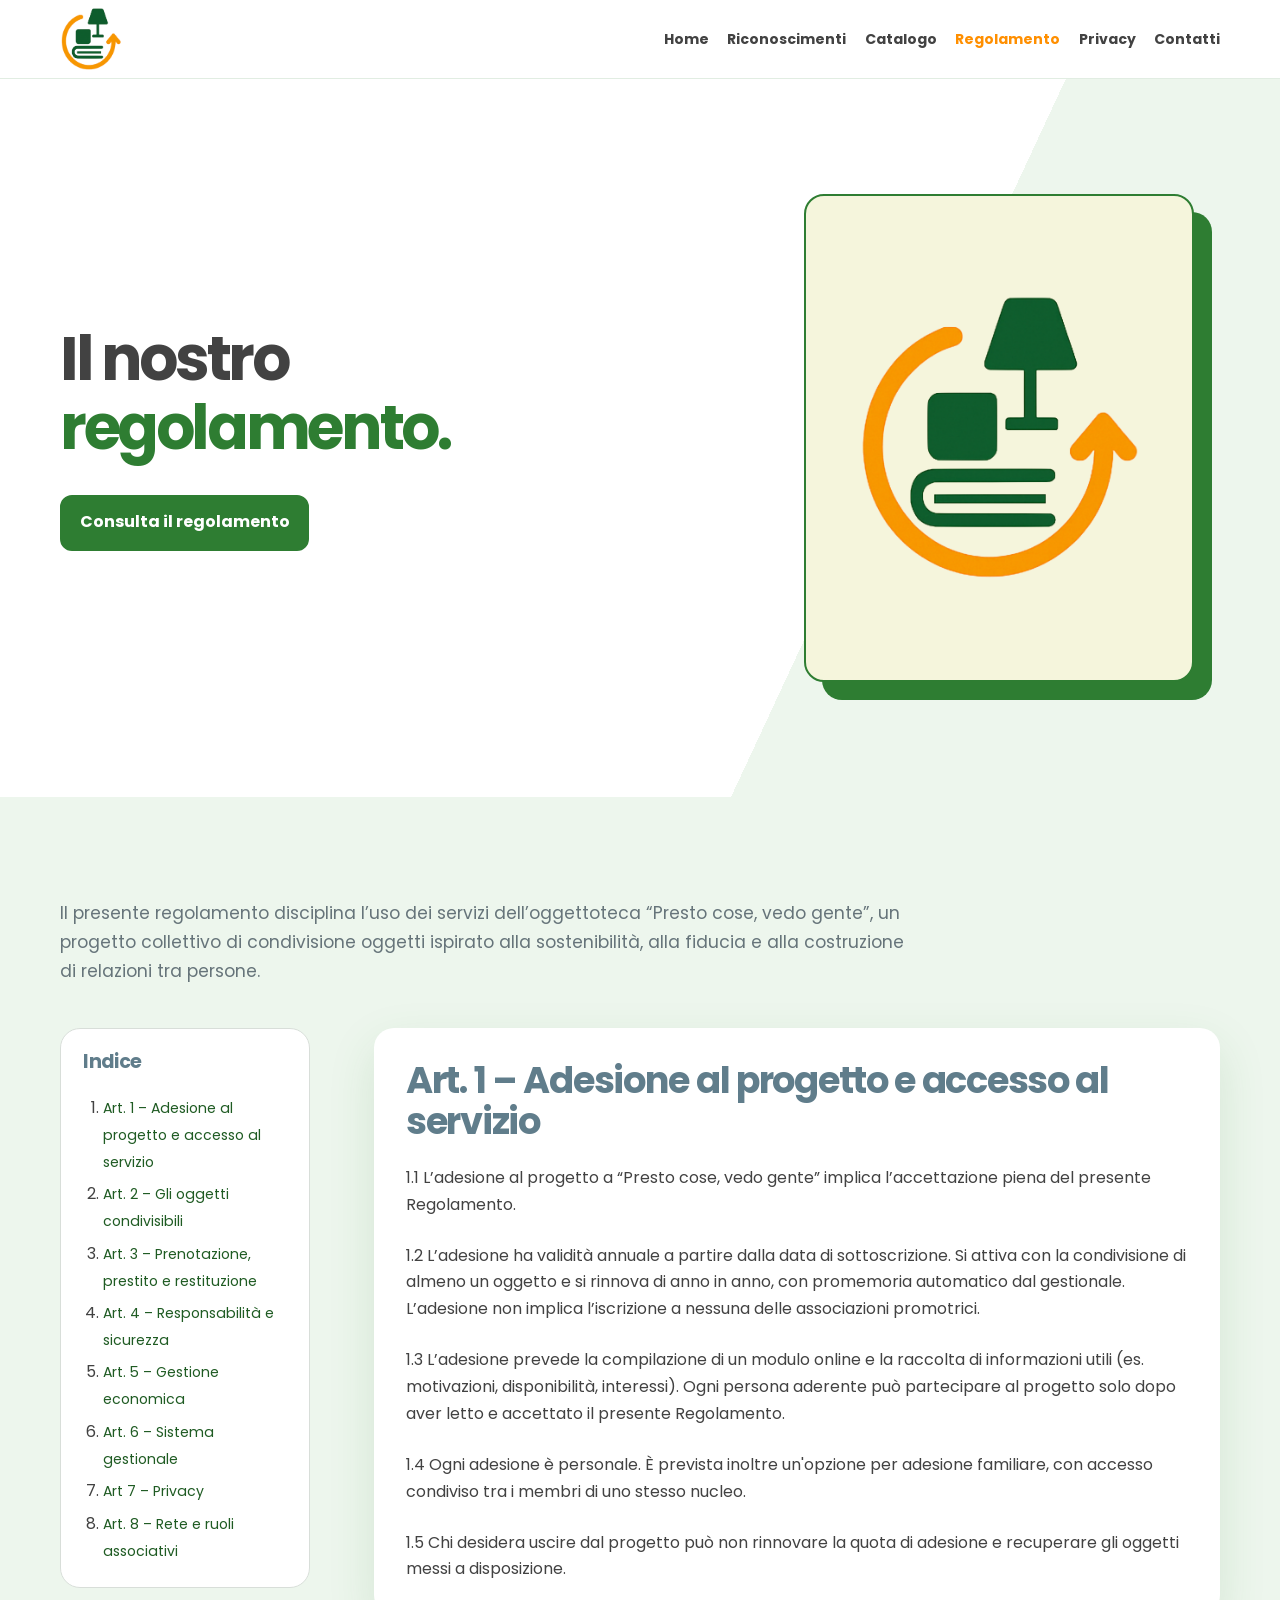
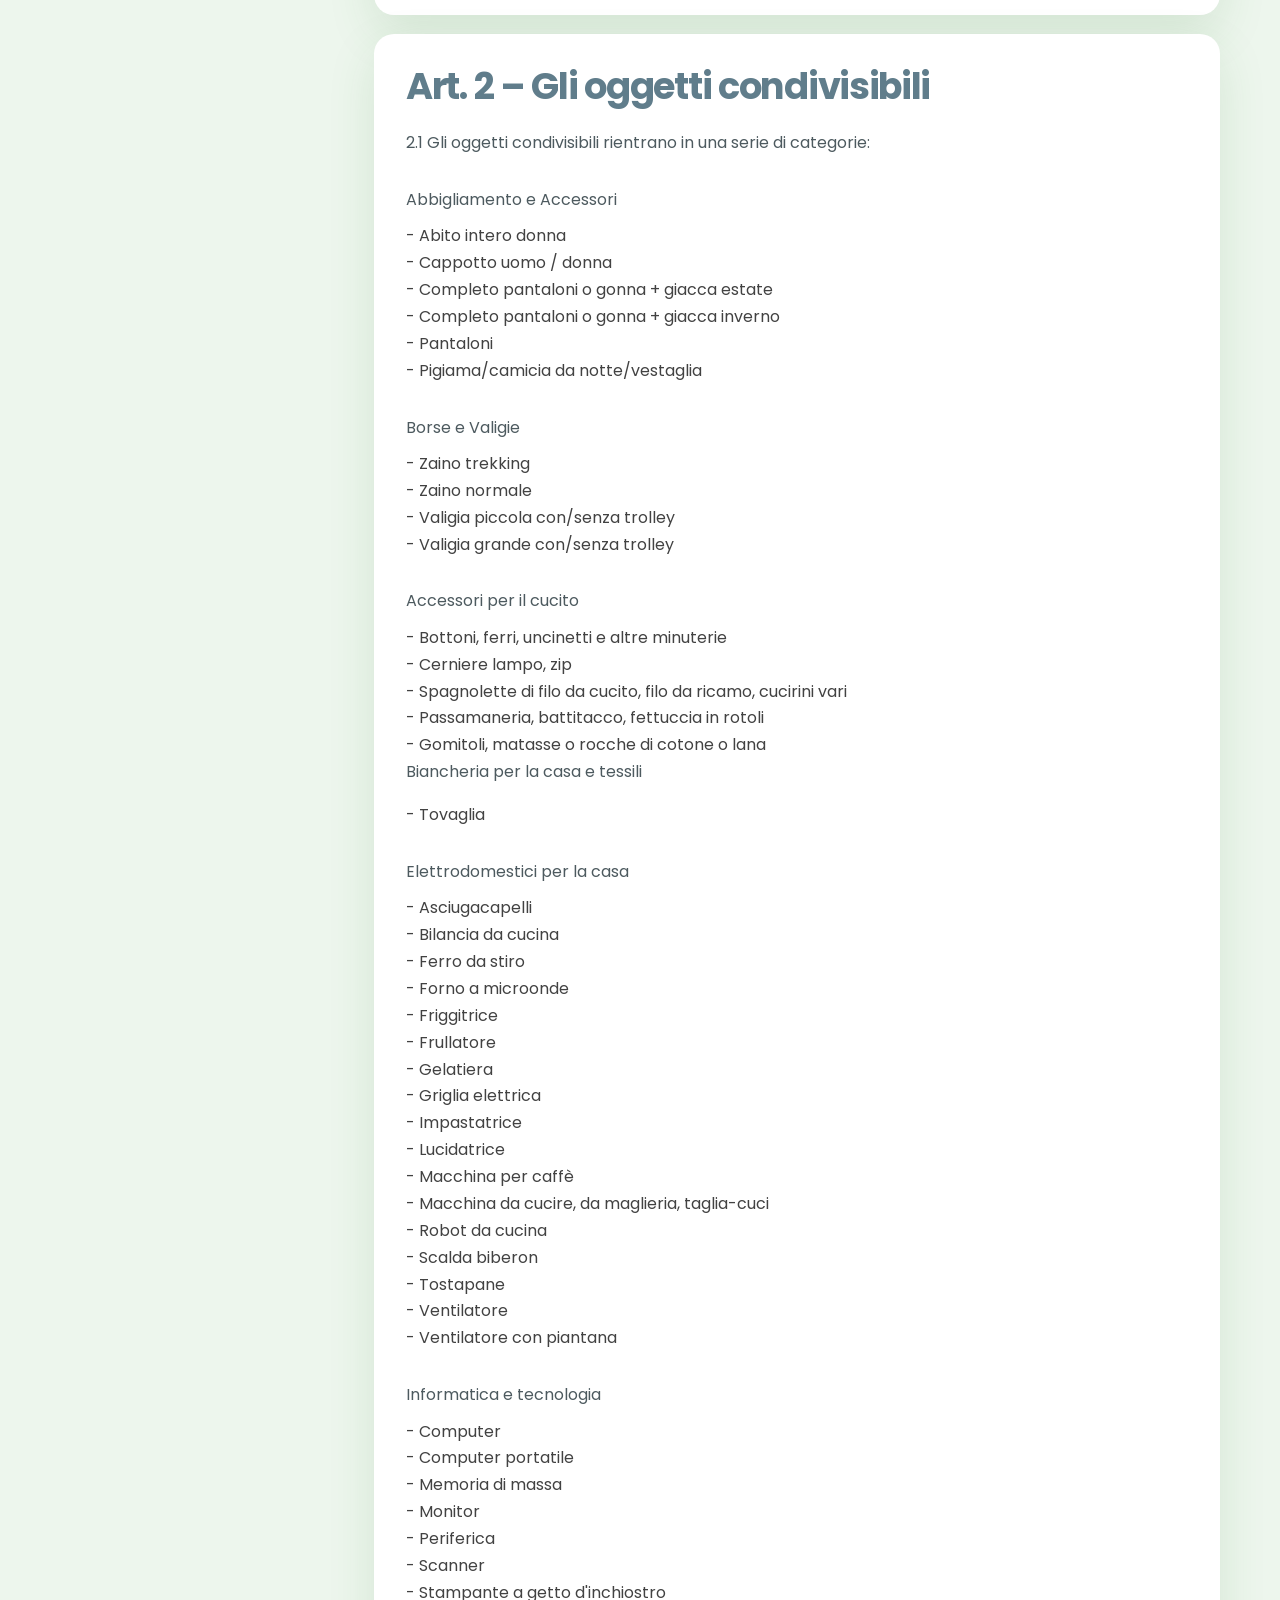
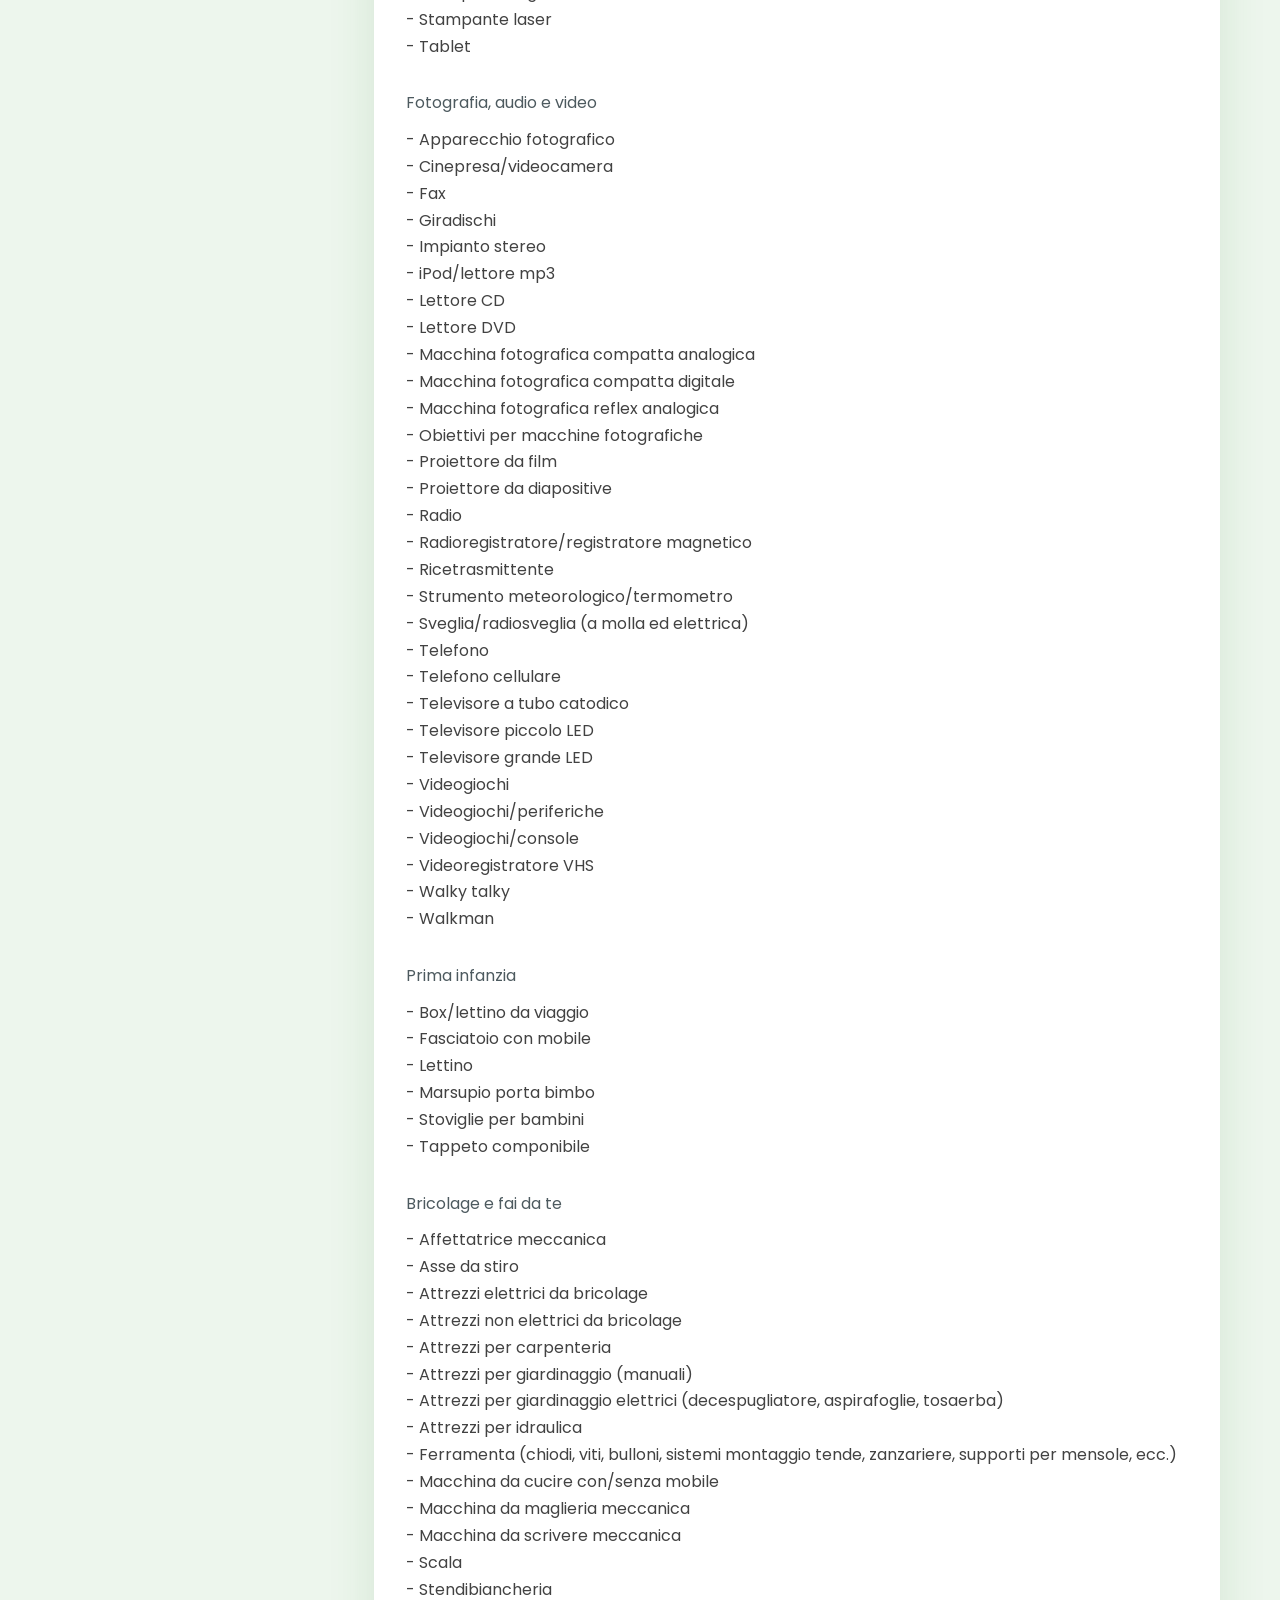
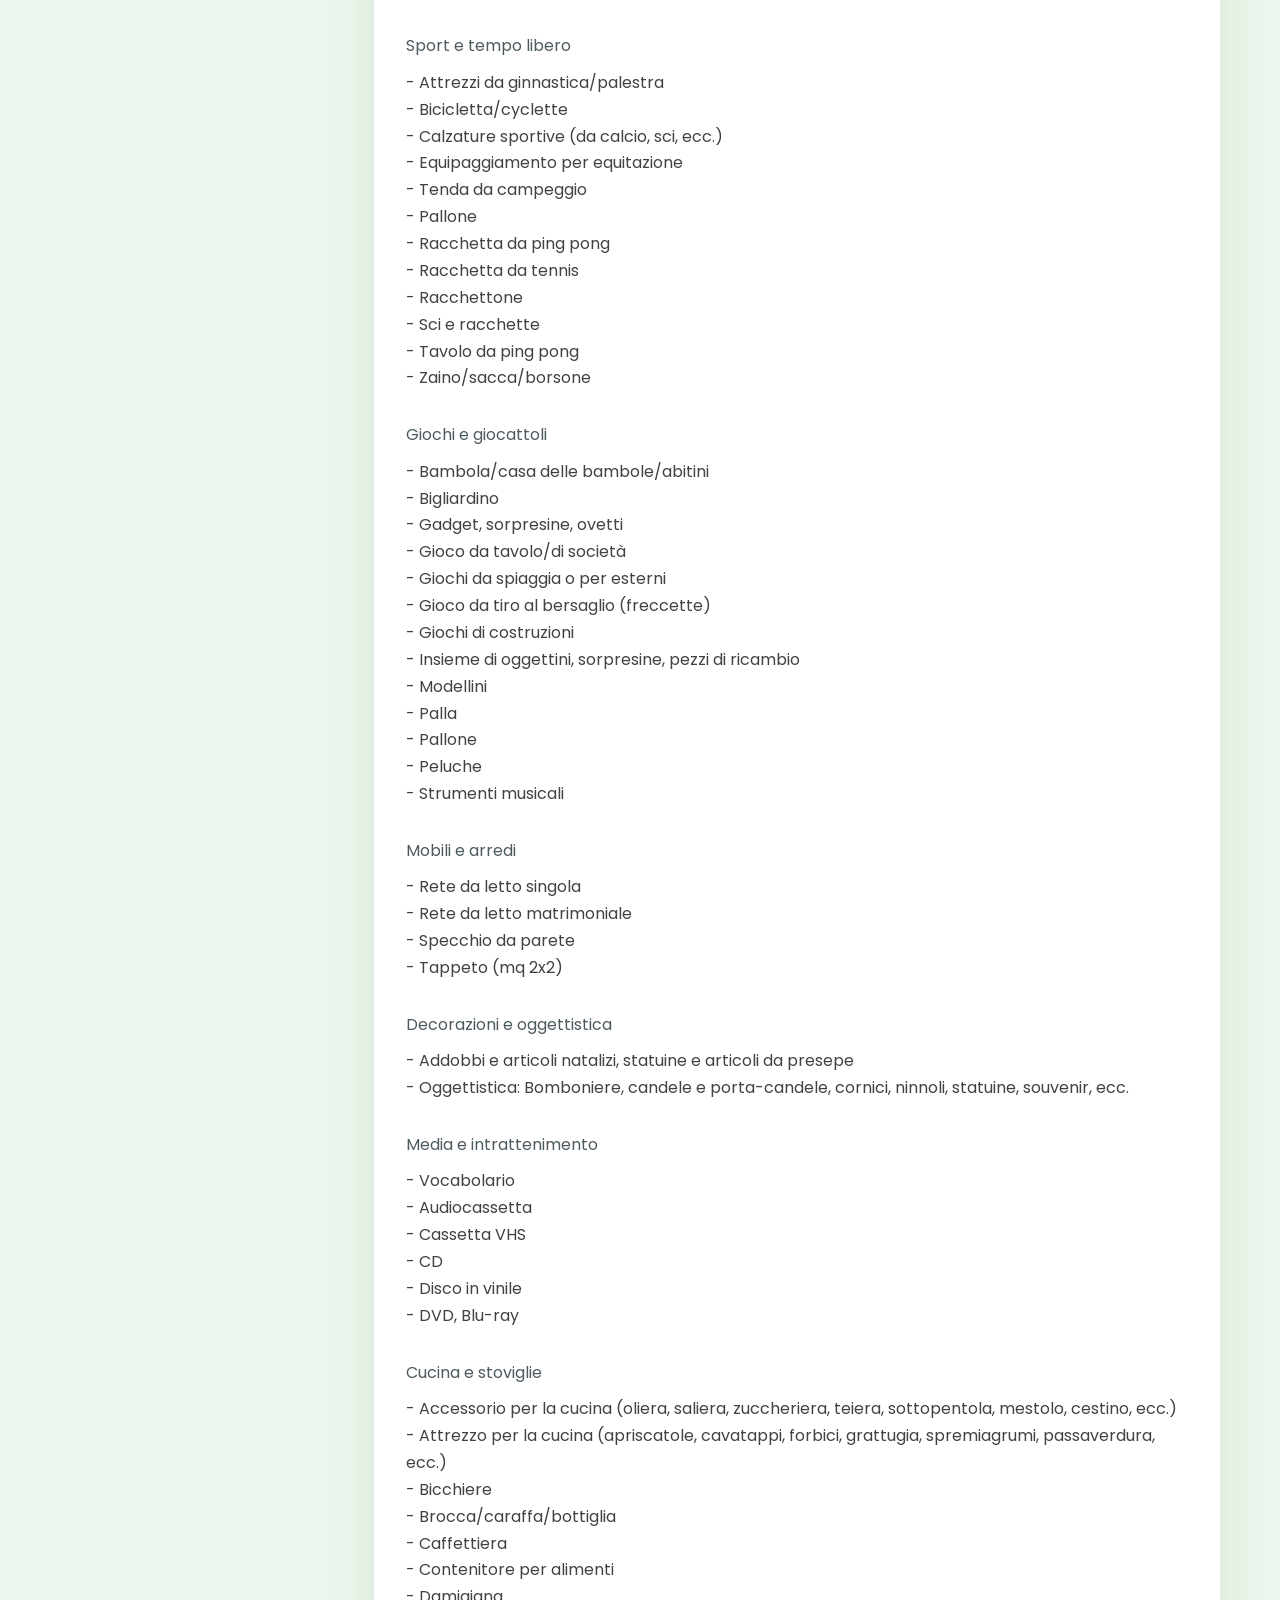
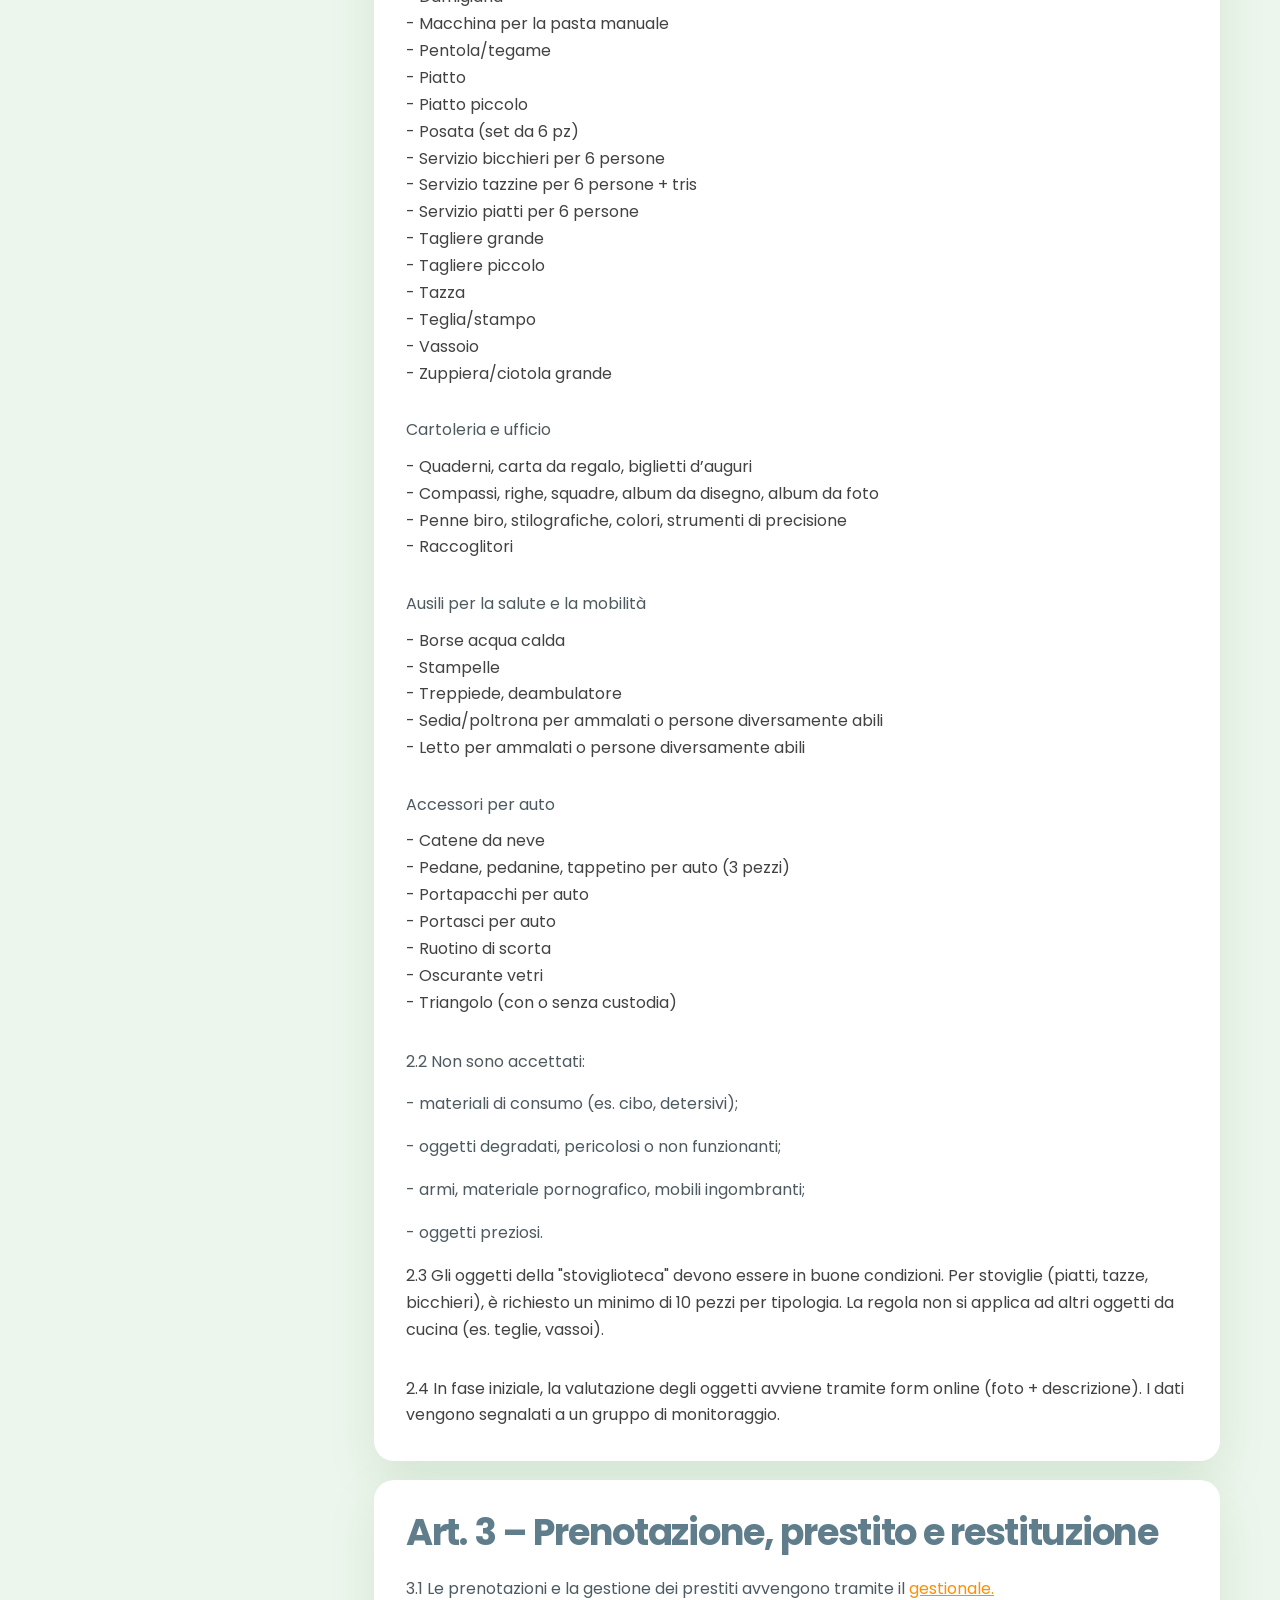
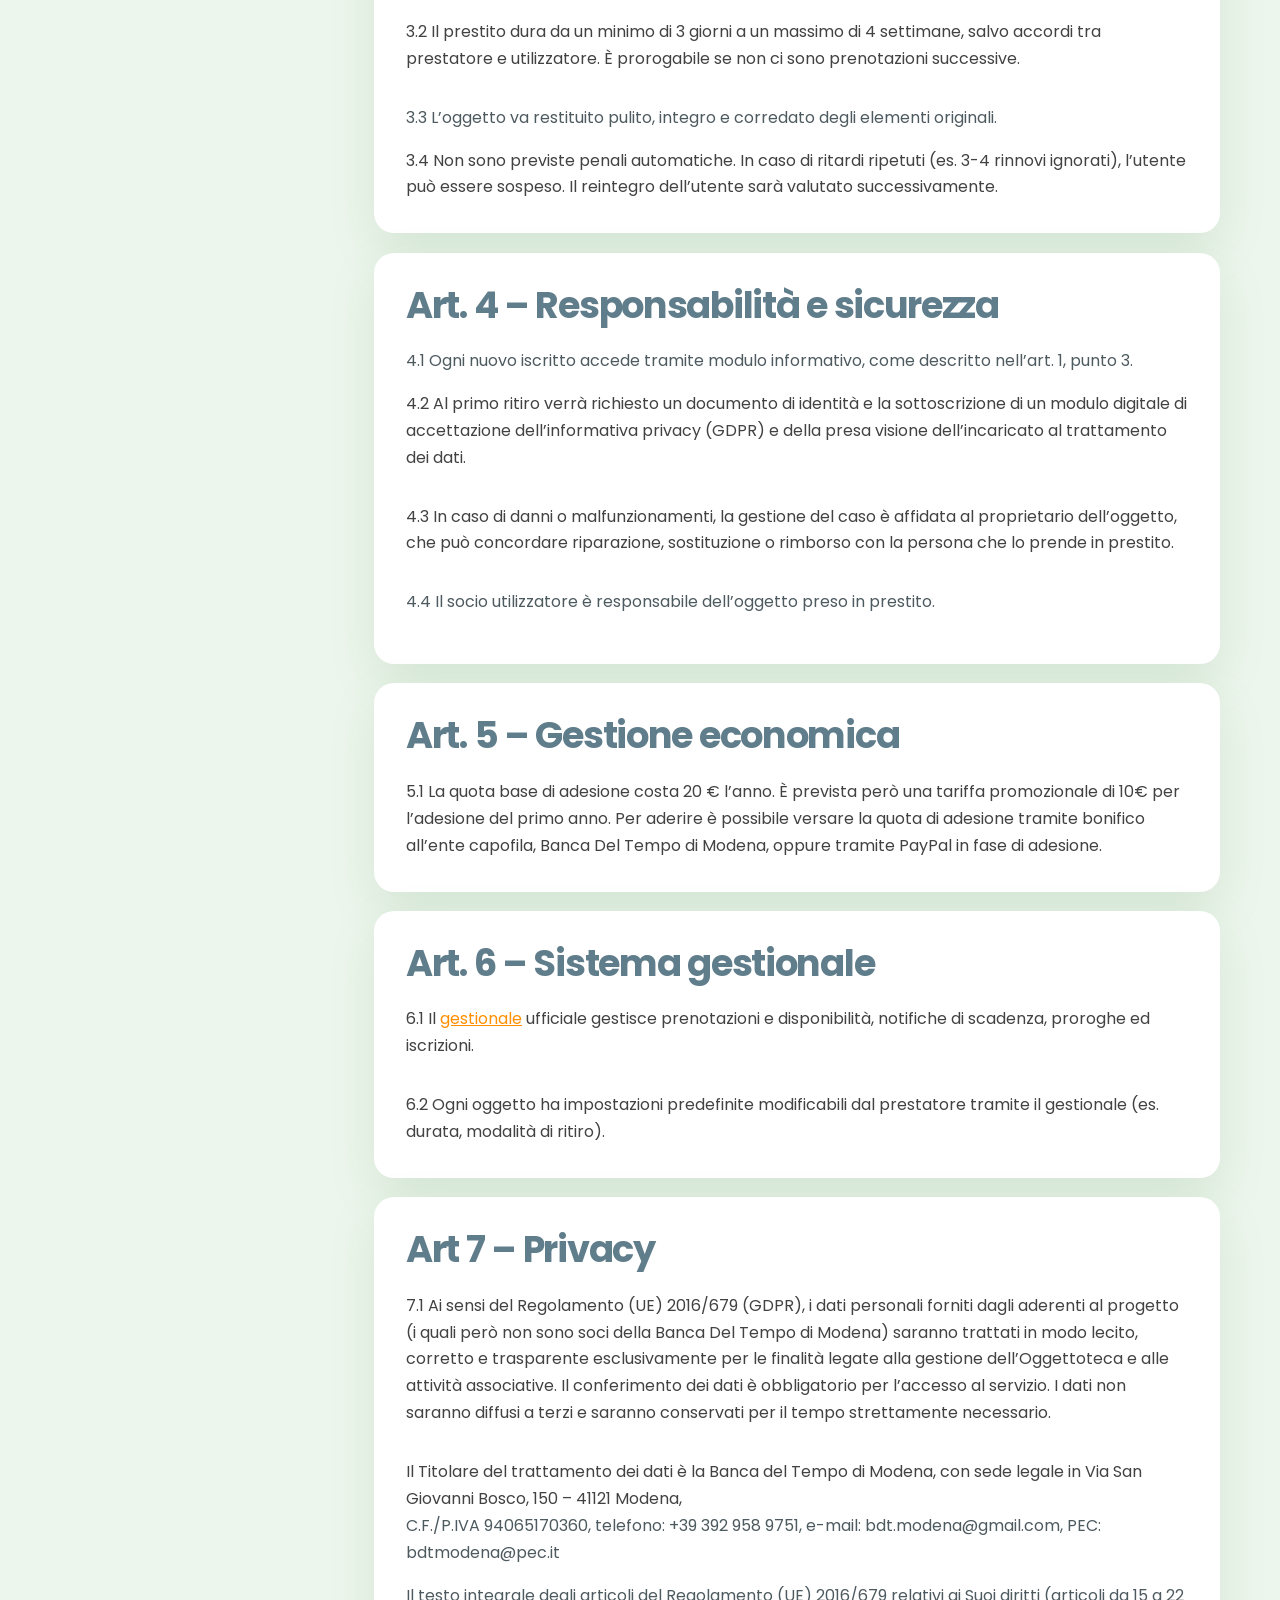
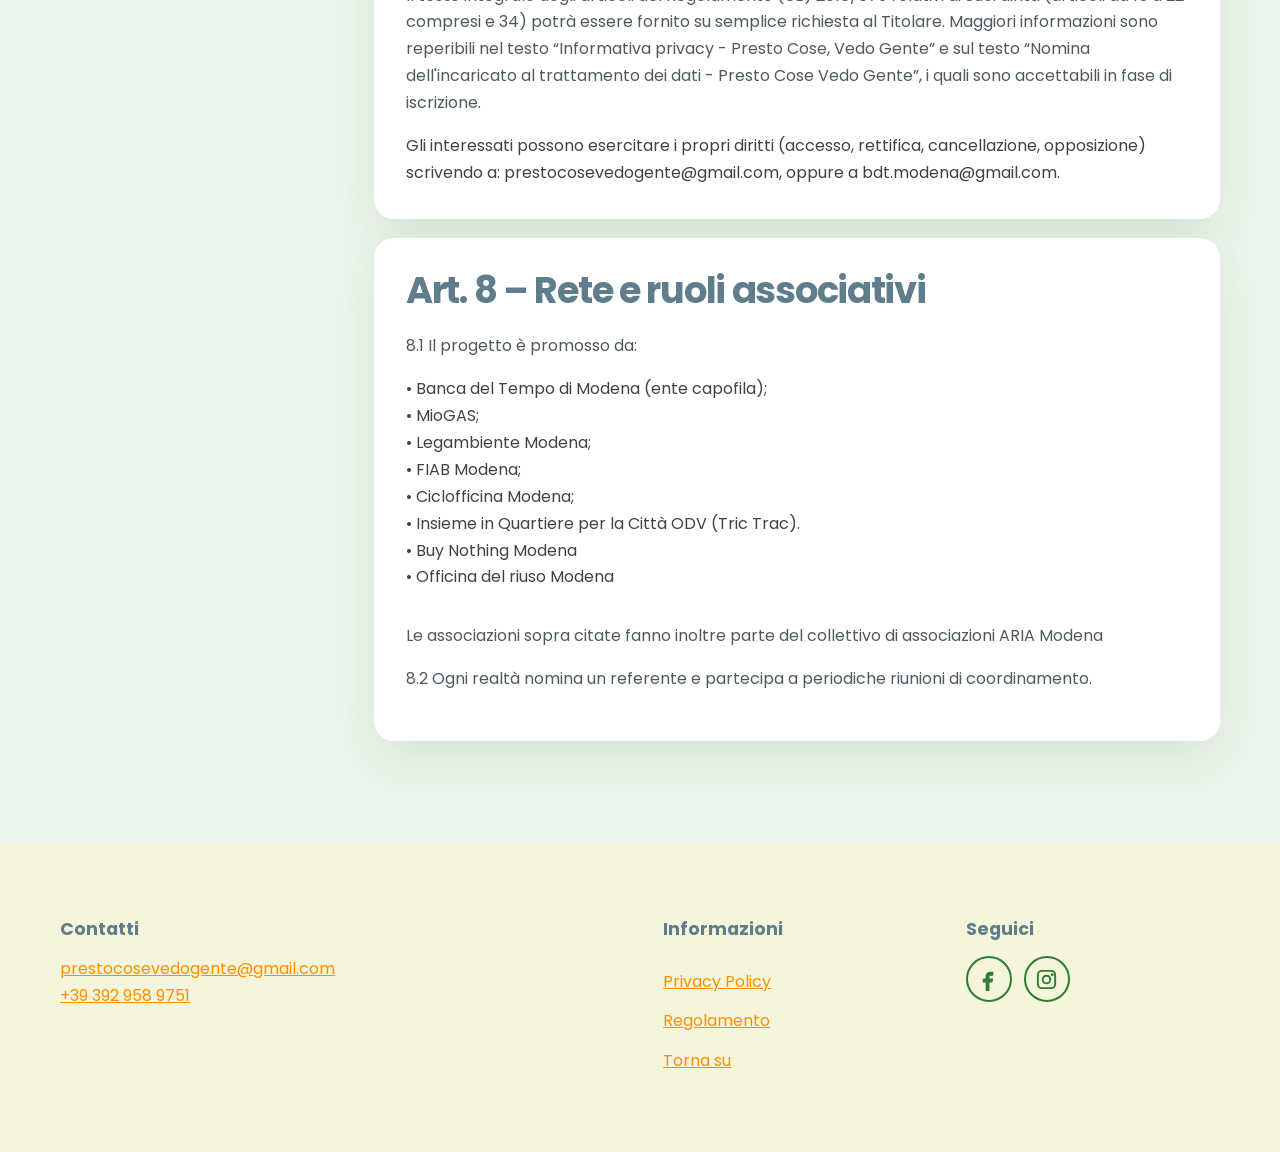
<file: regolamento.html>
<!doctype html>
<html lang="it">

<head>
    <meta charset="utf-8">
    <meta name="viewport" content="width=device-width,initial-scale=1">
    <meta name="description"
        content="Le regole essenziali per aderire, condividere oggetti e utilizzare il servizio responsabilmente.">
    <title>Il nostro regolamento. | Presto Cose, Vedo Gente</title>
    <link rel="preconnect" href="https://fonts.googleapis.com">
    <link rel="preconnect" href="https://fonts.gstatic.com" crossorigin>
    <link href="https://fonts.googleapis.com/css2?family=Poppins:wght@400;500;600;700;800&display=swap"
        rel="stylesheet">
    <link rel="stylesheet" href="assets/css/style.css">
    <link rel="icon" href="assets/icons/favicon.png" type="image/svg+xml">
</head>

<body id="top"><a class="skip-link" href="#contenuto">Vai al contenuto</a>
    <header class="site-header">
        <div class="container header-inner"><a class="brand" href="index.html"
                aria-label="Presto Cose, Vedo Gente, home"><img src="assets/images/logos/logo.png"
                    alt="Logo Presto Cose, Vedo Gente"></a><button class="menu-toggle" type="button"
                aria-expanded="false" aria-controls="menu">Menu</button>
            <nav aria-label="Navigazione principale">
                <ul class="menu" id="menu">
                    <li><a href="index.html">Home</a></li>
                    <li><a href="future4cities.html">Riconoscimenti</a></li>
                    <li><a href="catalogo-oggetti.html">Catalogo</a></li>
                    <li><a href="regolamento.html" aria-current="page">Regolamento</a></li>
                    <li><a href="privacy-policy.html">Privacy</a></li>
                    <li><a href="#contatti">Contatti</a></li>
                </ul>
            </nav>
        </div>
    </header>
    <main id="contenuto">
        <section class="hero">
            <div class="container hero-grid">
                <div>
                    <h1>Il nostro<span>regolamento.</span></h1>
                    <div class="actions"><a class="button" href="#documento">Consulta il regolamento</a></div>
                </div>
                <div class="hero-visual">
                    <div class="hero-logo"><img src="assets/images/logos/logo.png" alt="Logo Presto Cose, Vedo Gente">
                    </div>
                </div>
            </div>
        </section>
        <section class="section soft" id="documento">
            <div class="container">
                <div class="section-heading">
                    <p>Il presente regolamento disciplina l’uso dei servizi dell’oggettoteca “Presto cose, vedo gente”,
                        un progetto collettivo di condivisione oggetti ispirato alla sostenibilità, alla fiducia e alla
                        costruzione di relazioni tra persone.</p>
                </div>
                <div class="content-layout">
                    <nav class="toc" aria-label="Indice del regolamento">
                        <h2>Indice</h2>
                        <ol>
                            <li><a href="#art-1">Art. 1 – Adesione al progetto e accesso al servizio</a></li>
                            <li><a href="#art-2">Art. 2 – Gli oggetti condivisibili</a></li>
                            <li><a href="#art-3">Art. 3 – Prenotazione, prestito e restituzione</a></li>
                            <li><a href="#art-4">Art. 4 – Responsabilità e sicurezza</a></li>
                            <li><a href="#art-5">Art. 5 – Gestione economica</a></li>
                            <li><a href="#art-6">Art. 6 – Sistema gestionale</a></li>
                            <li><a href="#art-7">Art 7 – Privacy</a></li>
                            <li><a href="#art-8">Art. 8 – Rete e ruoli associativi</a></li>
                        </ol>
                    </nav>
                    <div class="cards">
                        <article class="content-card" id="art-1">
                            <h2>Art. 1 – Adesione al progetto e accesso al servizio</h2>
                            <div class="legal-text">1.1 L’adesione al progetto a “Presto cose, vedo gente” implica
                                l’accettazione piena del presente
                                Regolamento.</div>
                            <div class="legal-text" style="margin-top:1.5rem">1.2 L’adesione ha validità annuale a
                                partire dalla data di sottoscrizione. Si attiva con la condivisione di
                                almeno un oggetto e si rinnova di anno in anno, con promemoria automatico dal
                                gestionale. L’adesione non implica l’iscrizione a nessuna delle associazioni promotrici.
                            </div>
                            <div class="legal-text" style="margin-top:1.5rem">1.3 L’adesione prevede la compilazione di
                                un modulo online e la raccolta di informazioni utili (es.
                                motivazioni, disponibilità, interessi). Ogni persona aderente può partecipare al
                                progetto solo dopo aver letto e accettato il presente Regolamento.</div>
                            <div class="legal-text" style="margin-top:1.5rem">1.4 Ogni adesione è personale. È prevista
                                inoltre un&#x27;opzione per adesione familiare, con accesso condiviso
                                tra i membri di uno stesso nucleo.</div>
                            <div class="legal-text" style="margin-top:1.5rem">1.5 Chi desidera uscire dal progetto può
                                non rinnovare la quota di adesione e recuperare gli oggetti messi a
                                disposizione.</div>
                        </article>
                        <article class="content-card" id="art-2">
                            <h2>Art. 2 – Gli oggetti condivisibili</h2>
                            <p>2.1 Gli oggetti condivisibili rientrano in una serie di categorie:</p>
                            <p class="category-title">Abbigliamento e Accessori</p>
                            <div class="legal-text">- Abito intero donna</div>
                            <div class="legal-text">- Cappotto uomo / donna</div>
                            <div class="legal-text">- Completo pantaloni o gonna + giacca estate</div>
                            <div class="legal-text">- Completo pantaloni o gonna + giacca inverno</div>
                            <div class="legal-text">- Pantaloni</div>
                            <div class="legal-text">- Pigiama/camicia da notte/vestaglia</div>
                            <span>
                                <p class="category-title">Borse e Valigie</p>
                            </span>
                            <div class="legal-text">- Zaino trekking</div>
                            <div class="legal-text">- Zaino normale</div>
                            <div class="legal-text">- Valigia piccola con/senza trolley</div>
                            <div class="legal-text">- Valigia grande con/senza trolley</div>
                            <p class="category-title">Accessori per il cucito</p>
                            <div class="legal-text">- Bottoni, ferri, uncinetti e altre minuterie</div>
                            <div class="legal-text">- Cerniere lampo, zip</div>
                            <div class="legal-text">- Spagnolette di filo da cucito, filo da ricamo, cucirini vari</div>
                            <div class="legal-text">- Passamaneria, battitacco, fettuccia in rotoli</div>
                            <div class="legal-text">- Gomitoli, matasse o rocche di cotone o lana</div>
                            <p>Biancheria per la casa e tessili</p>
                            <div class="legal-text">- Tovaglia</div>
                            <p class="category-title">Elettrodomestici per la casa</p>
                            <div class="legal-text">- Asciugacapelli</div>
                            <div class="legal-text">- Bilancia da cucina</div>
                            <div class="legal-text">- Ferro da stiro</div>
                            <div class="legal-text">- Forno a microonde</div>
                            <div class="legal-text">- Friggitrice</div>
                            <div class="legal-text">- Frullatore</div>
                            <div class="legal-text">- Gelatiera</div>
                            <div class="legal-text">- Griglia elettrica</div>
                            <div class="legal-text">- Impastatrice</div>
                            <div class="legal-text">- Lucidatrice</div>
                            <div class="legal-text">- Macchina per caffè</div>
                            <div class="legal-text">- Macchina da cucire, da maglieria, taglia-cuci</div>
                            <div class="legal-text">- Robot da cucina</div>
                            <div class="legal-text">- Scalda biberon</div>
                            <div class="legal-text">- Tostapane</div>
                            <div class="legal-text">- Ventilatore</div>
                            <div class="legal-text">- Ventilatore con piantana</div>
                            <p class="category-title">Informatica e tecnologia</p>
                            <div class="legal-text">- Computer</div>
                            <div class="legal-text">- Computer portatile</div>
                            <div class="legal-text">- Memoria di massa</div>
                            <div class="legal-text">- Monitor</div>
                            <div class="legal-text">- Periferica</div>
                            <div class="legal-text">- Scanner</div>
                            <div class="legal-text">- Stampante a getto d&#x27;inchiostro</div>
                            <div class="legal-text">- Stampante laser</div>
                            <div class="legal-text">- Tablet</div>
                            <p class="category-title">Fotografia, audio e video</p>
                            <div class="legal-text">- Apparecchio fotografico</div>
                            <div class="legal-text">- Cinepresa/videocamera</div>
                            <div class="legal-text">- Fax</div>
                            <div class="legal-text">- Giradischi</div>
                            <div class="legal-text">- Impianto stereo</div>
                            <div class="legal-text">- iPod/lettore mp3</div>
                            <div class="legal-text">- Lettore CD</div>
                            <div class="legal-text">- Lettore DVD</div>
                            <div class="legal-text">- Macchina fotografica compatta analogica</div>
                            <div class="legal-text">- Macchina fotografica compatta digitale</div>
                            <div class="legal-text">- Macchina fotografica reflex analogica</div>
                            <div class="legal-text">- Obiettivi per macchine fotografiche</div>
                            <div class="legal-text">- Proiettore da film</div>
                            <div class="legal-text">- Proiettore da diapositive</div>
                            <div class="legal-text">- Radio</div>
                            <div class="legal-text">- Radioregistratore/registratore magnetico</div>
                            <div class="legal-text">- Ricetrasmittente</div>
                            <div class="legal-text">- Strumento meteorologico/termometro</div>
                            <div class="legal-text">- Sveglia/radiosveglia (a molla ed elettrica)</div>
                            <div class="legal-text">- Telefono</div>
                            <div class="legal-text">- Telefono cellulare</div>
                            <div class="legal-text">- Televisore a tubo catodico</div>
                            <div class="legal-text">- Televisore piccolo LED</div>
                            <div class="legal-text">- Televisore grande LED</div>
                            <div class="legal-text">- Videogiochi</div>
                            <div class="legal-text">- Videogiochi/periferiche</div>
                            <div class="legal-text">- Videogiochi/console</div>
                            <div class="legal-text">- Videoregistratore VHS</div>
                            <div class="legal-text">- Walky talky</div>
                            <div class="legal-text">- Walkman</div>
                            <p class="category-title">Prima infanzia</p>
                            <div class="legal-text">- Box/lettino da viaggio</div>
                            <div class="legal-text">- Fasciatoio con mobile</div>
                            <div class="legal-text">- Lettino</div>
                            <div class="legal-text">- Marsupio porta bimbo</div>
                            <div class="legal-text">- Stoviglie per bambini</div>
                            <div class="legal-text">- Tappeto componibile</div>
                            <p class="category-title">Bricolage e fai da te</p>
                            <div class="legal-text">- Affettatrice meccanica</div>
                            <div class="legal-text">- Asse da stiro</div>
                            <div class="legal-text">- Attrezzi elettrici da bricolage</div>
                            <div class="legal-text">- Attrezzi non elettrici da bricolage</div>
                            <div class="legal-text">- Attrezzi per carpenteria</div>
                            <div class="legal-text">- Attrezzi per giardinaggio (manuali)</div>
                            <div class="legal-text">- Attrezzi per giardinaggio elettrici (decespugliatore,
                                aspirafoglie, tosaerba)</div>
                            <div class="legal-text">- Attrezzi per idraulica</div>
                            <div class="legal-text">- Ferramenta (chiodi, viti, bulloni, sistemi montaggio tende,
                                zanzariere, supporti per mensole, ecc.)</div>
                            <div class="legal-text">- Macchina da cucire con/senza mobile</div>
                            <div class="legal-text">- Macchina da maglieria meccanica</div>
                            <div class="legal-text">- Macchina da scrivere meccanica</div>
                            <div class="legal-text">- Scala</div>
                            <div class="legal-text">- Stendibiancheria</div>
                            <p class="category-title">Sport e tempo libero</p>
                            <div class="legal-text">- Attrezzi da ginnastica/palestra</div>
                            <div class="legal-text">- Bicicletta/cyclette</div>
                            <div class="legal-text">- Calzature sportive (da calcio, sci, ecc.)</div>
                            <div class="legal-text">- Equipaggiamento per equitazione</div>
                            <div class="legal-text">- Tenda da campeggio</div>
                            <div class="legal-text">- Pallone</div>
                            <div class="legal-text">- Racchetta da ping pong</div>
                            <div class="legal-text">- Racchetta da tennis</div>
                            <div class="legal-text">- Racchettone</div>
                            <div class="legal-text">- Sci e racchette</div>
                            <div class="legal-text">- Tavolo da ping pong</div>
                            <div class="legal-text">- Zaino/sacca/borsone</div>
                            <p class="category-title">Giochi e giocattoli</p>
                            <div class="legal-text">- Bambola/casa delle bambole/abitini</div>
                            <div class="legal-text">- Bigliardino</div>
                            <div class="legal-text">- Gadget, sorpresine, ovetti</div>
                            <div class="legal-text">- Gioco da tavolo/di società</div>
                            <div class="legal-text">- Giochi da spiaggia o per esterni</div>
                            <div class="legal-text">- Gioco da tiro al bersaglio (freccette)</div>
                            <div class="legal-text">- Giochi di costruzioni</div>
                            <div class="legal-text">- Insieme di oggettini, sorpresine, pezzi di ricambio</div>
                            <div class="legal-text">- Modellini</div>
                            <div class="legal-text">- Palla</div>
                            <div class="legal-text">- Pallone</div>
                            <div class="legal-text">- Peluche</div>
                            <div class="legal-text">- Strumenti musicali</div>
                            <p class="category-title">Mobili e arredi</p>
                            <div class="legal-text">- Rete da letto singola</div>
                            <div class="legal-text">- Rete da letto matrimoniale</div>
                            <div class="legal-text">- Specchio da parete</div>
                            <div class="legal-text">- Tappeto (mq 2x2)</div>
                            <p class="category-title">Decorazioni e oggettistica</p>
                            <div class="legal-text">- Addobbi e articoli natalizi, statuine e articoli da presepe</div>
                            <div class="legal-text">- Oggettistica: Bomboniere, candele e porta-candele, cornici,
                                ninnoli, statuine, souvenir, ecc.</div>
                            <p class="category-title">Media e intrattenimento</p>
                            <div class="legal-text">- Vocabolario</div>
                            <div class="legal-text">- Audiocassetta</div>
                            <div class="legal-text">- Cassetta VHS</div>
                            <div class="legal-text">- CD</div>
                            <div class="legal-text">- Disco in vinile</div>
                            <div class="legal-text">- DVD, Blu-ray</div>
                            <p class="category-title">Cucina e stoviglie</p>
                            <div class="legal-text">- Accessorio per la cucina (oliera, saliera, zuccheriera, teiera,
                                sottopentola, mestolo, cestino, ecc.)</div>
                            <div class="legal-text">- Attrezzo per la cucina (apriscatole, cavatappi, forbici,
                                grattugia, spremiagrumi, passaverdura, ecc.)</div>
                            <div class="legal-text">- Bicchiere</div>
                            <div class="legal-text">- Brocca/caraffa/bottiglia</div>
                            <div class="legal-text">- Caffettiera</div>
                            <div class="legal-text">- Contenitore per alimenti</div>
                            <div class="legal-text">- Damigiana</div>
                            <div class="legal-text">- Macchina per la pasta manuale</div>
                            <div class="legal-text">- Pentola/tegame</div>
                            <div class="legal-text">- Piatto</div>
                            <div class="legal-text">- Piatto piccolo</div>
                            <div class="legal-text">- Posata (set da 6 pz)</div>
                            <div class="legal-text">- Servizio bicchieri per 6 persone</div>
                            <div class="legal-text">- Servizio tazzine per 6 persone + tris</div>
                            <div class="legal-text">- Servizio piatti per 6 persone</div>
                            <div class="legal-text">- Tagliere grande</div>
                            <div class="legal-text">- Tagliere piccolo</div>
                            <div class="legal-text">- Tazza</div>
                            <div class="legal-text">- Teglia/stampo</div>
                            <div class="legal-text">- Vassoio</div>
                            <div class="legal-text">- Zuppiera/ciotola grande</div>
                            <p class="category-title"">Cartoleria e ufficio</p><div class=" legal-text">- Quaderni,
                                carta da regalo, biglietti d’auguri
                    </div>
                    <div class="legal-text">- Compassi, righe, squadre, album da disegno, album da foto</div>
                    <div class="legal-text">- Penne biro, stilografiche, colori, strumenti di precisione</div>
                    <div class="legal-text">- Raccoglitori</div>
                    <p class="category-title">Ausili per la salute e la mobilità</p>
                    <div class="legal-text">- Borse acqua calda</div>
                    <div class="legal-text">- Stampelle</div>
                    <div class="legal-text">- Treppiede, deambulatore</div>
                    <div class="legal-text">- Sedia/poltrona per ammalati o persone diversamente abili</div>
                    <div class="legal-text">- Letto per ammalati o persone diversamente abili</div>
                    <p class="category-title">Accessori per auto</p>
                    <div class="legal-text">- Catene da neve</div>
                    <div class="legal-text">- Pedane, pedanine, tappetino per auto (3 pezzi)</div>
                    <div class="legal-text">- Portapacchi per auto</div>
                    <div class="legal-text">- Portasci per auto</div>
                    <div class="legal-text">- Ruotino di scorta</div>
                    <div class="legal-text">- Oscurante vetri</div>
                    <div class="legal-text">- Triangolo (con o senza custodia)</div>
                    <p style="margin-top: 2rem;">2.2 Non sono accettati:</p>
                    <p>- materiali di consumo (es. cibo, detersivi);</p>
                    <p>- oggetti degradati, pericolosi o non funzionanti;</p>
                    <p>- armi, materiale pornografico, mobili ingombranti;</p>
                    <p>- oggetti preziosi.</p>
                    <div class="legal-text">2.3 Gli oggetti della &quot;stoviglioteca&quot; devono essere in buone
                        condizioni. Per stoviglie (piatti, tazze, bicchieri), è
                        richiesto un minimo di 10 pezzi per tipologia. La regola non si applica ad altri oggetti da
                        cucina (es. teglie, vassoi).</div>
                    <div class="legal-text" style="margin-top: 2rem;">2.4 In fase iniziale, la valutazione degli oggetti
                        avviene tramite form online (foto + descrizione). I dati
                        vengono segnalati a un gruppo di monitoraggio.</div>
                    </article>
                    <article class="content-card" id="art-3">
                        <h2>Art. 3 – Prenotazione, prestito e restituzione</h2>
                        <p>3.1 Le prenotazioni e la gestione dei prestiti avvengono tramite il <a href="https://biblioteca.progettohamlet.it/login" target="_blank" rel="noopener noreferrer">gestionale.</a>   </p>
                        <div class="legal-text">3.2 Il prestito dura da un minimo di 3 giorni a un massimo di 4
                            settimane, salvo accordi tra prestatore e
                            utilizzatore. È prorogabile se non ci sono prenotazioni successive.</div>
                        <p style="margin-top:2rem">3.3 L’oggetto va restituito pulito, integro e corredato degli
                            elementi originali.</p>
                        <div class="legal-text">3.4 Non sono previste penali automatiche. In caso di ritardi ripetuti
                            (es. 3-4 rinnovi ignorati), l’utente può
                            essere sospeso. Il reintegro dell’utente sarà valutato successivamente.</div>
                    </article>
                    <article class="content-card" id="art-4">
                        <h2>Art. 4 – Responsabilità e sicurezza</h2>
                        <p>4.1 Ogni nuovo iscritto accede tramite modulo informativo, come descritto nell’art. 1, punto
                            3.</p>
                        <div class="legal-text">4.2 Al primo ritiro verrà richiesto un documento di identità e la
                            sottoscrizione di un modulo digitale di
                            accettazione dell’informativa privacy (GDPR) e della presa visione dell’incaricato al
                            trattamento dei dati.</div>
                        <div class="legal-text" style="margin-top:2rem">4.3 In caso di danni o malfunzionamenti, la
                            gestione del caso è affidata al proprietario dell’oggetto, che può
                            concordare riparazione, sostituzione o rimborso con la persona che lo prende in prestito.
                        </div>
                        <p style="margin-top:2rem">4.4 Il socio utilizzatore è responsabile dell’oggetto preso in
                            prestito.</p>
                    </article>
                    <article class="content-card" id="art-5">
                        <h2>Art. 5 – Gestione economica</h2>
                        <div class="legal-text">5.1 La quota base di adesione costa 20 € l’anno. È prevista però una
                            tariffa promozionale di 10€ per
                            l’adesione del primo anno. Per aderire è possibile versare la quota di adesione tramite
                            bonifico all’ente capofila, Banca Del Tempo di Modena, oppure tramite PayPal in fase di
                            adesione.</div>
                    </article>
                    <article class="content-card" id="art-6">
                        <h2>Art. 6 – Sistema gestionale</h2>
                        <div class="legal-text">6.1 Il <a href="https://biblioteca.progettohamlet.it/login" target="_blank">gestionale</a> ufficiale gestisce prenotazioni e
                            disponibilità, notifiche di scadenza, proroghe
                            ed iscrizioni.</div>
                        <div class="legal-text" style="margin-top:2rem">6.2 Ogni oggetto ha impostazioni predefinite
                            modificabili dal prestatore tramite il gestionale (es. durata,
                            modalità di ritiro).</div>
                    </article>
                    <article class="content-card" id="art-7">
                        <h2>Art 7 – Privacy</h2>
                        <div class="legal-text">7.1 Ai sensi del Regolamento (UE) 2016/679 (GDPR), i dati personali
                            forniti dagli aderenti al progetto (i quali
                            però non sono soci della Banca Del Tempo di Modena) saranno trattati in modo lecito,
                            corretto e trasparente esclusivamente per le finalità legate alla gestione dell’Oggettoteca
                            e alle attività associative. Il conferimento dei dati è obbligatorio per l’accesso al
                            servizio. I dati non saranno diffusi a terzi e saranno conservati per il tempo strettamente
                            necessario.</div>
                        <div class="legal-text" style="margin-top:2rem">Il Titolare del trattamento dei dati è la Banca
                            del Tempo di Modena, con sede legale in Via San Giovanni
                            Bosco, 150 – 41121 Modena,</div>
                        <p>C.F./P.IVA 94065170360, telefono: +39 392 958 9751, e-mail: bdt.modena@gmail.com, PEC:
                            bdtmodena@pec.it</p>
                        <p>Il testo integrale degli articoli del Regolamento (UE) 2016/679 relativi ai Suoi diritti
                            (articoli da 15 a 22 compresi e 34) potrà essere fornito su semplice richiesta al Titolare.
                            Maggiori informazioni sono reperibili nel testo “Informativa privacy - Presto Cose, Vedo
                            Gente” e sul testo “Nomina dell&#x27;incaricato al trattamento dei dati - Presto Cose Vedo
                            Gente”, i quali sono accettabili in fase di iscrizione.</p>
                        <div class="legal-text">Gli interessati possono esercitare i propri diritti (accesso, rettifica,
                            cancellazione, opposizione) scrivendo a:
                            prestocosevedogente@gmail.com, oppure a bdt.modena@gmail.com.</div>
                    </article>
                    <article class="content-card" id="art-8">
                        <h2>Art. 8 – Rete e ruoli associativi</h2>
                        <p>8.1 Il progetto è promosso da:</p>
                        <div class="legal-text">• Banca del Tempo di Modena (ente capofila);</div>
                        <div class="legal-text">• MioGAS;</div>
                        <div class="legal-text">• Legambiente Modena;</div>
                        <div class="legal-text">• FIAB Modena;</div>
                        <div class="legal-text">• Ciclofficina Modena;</div>
                        <div class="legal-text">• Insieme in Quartiere per la Città ODV (Tric Trac).</div>
                        <div class="legal-text">• Buy Nothing Modena</div>
                        <div class="legal-text">• Officina del riuso Modena</div>
                        <p style="margin-top:2rem">Le associazioni sopra citate fanno inoltre parte del collettivo di
                            associazioni ARIA Modena</p>
                        <p>8.2 Ogni realtà nomina un referente e partecipa a periodiche riunioni di coordinamento.</p>
                    </article>
                </div>
            </div>
            </div>
        </section>
    </main>
    <footer class="site-footer" id="contatti">
        <div class="container footer-grid">
            <div class="footer-copy">
                <h3 class="footer-title">Contatti</h3>
                <p><a href="mailto:prestocosevedogente@gmail.com">prestocosevedogente@gmail.com</a><br><a
                        href="tel:+393929589751">+39 392 958 9751</a></p>
            </div>
            <nav class="footer-links" aria-label="Collegamenti nel footer">
                <h3 class="footer-title">Informazioni</h3><a href="privacy-policy.html">Privacy Policy</a><a
                    href="regolamento.html">Regolamento</a><a href="#top">Torna su</a>
            </nav>
            <div>
                <h3 class="footer-title">Seguici</h3>
                <div class="social-links"><a class="social-link" href="https://www.facebook.com/prestocosevedogente"
                        target="_blank" rel="noopener noreferrer" aria-label="Presto Cose, Vedo Gente su Facebook"><svg
                            viewBox="0 0 24 24" aria-hidden="true">
                            <path d="M14 8h3V4h-3c-3 0-5 2-5 5v2H6v4h3v9h4v-9h3l1-4h-4V9c0-.7.3-1 1-1z" />
                        </svg></a><a class="social-link" href="https://www.instagram.com/prestocosevedogente"
                        target="_blank" rel="noopener noreferrer" aria-label="Presto Cose, Vedo Gente su Instagram"><svg
                            viewBox="0 0 24 24" aria-hidden="true">
                            <path
                                d="M7 2h10a5 5 0 0 1 5 5v10a5 5 0 0 1-5 5H7a5 5 0 0 1-5-5V7a5 5 0 0 1 5-5zm0 2a3 3 0 0 0-3 3v10a3 3 0 0 0 3 3h10a3 3 0 0 0 3-3V7a3 3 0 0 0-3-3H7zm11 1.5a1.5 1.5 0 1 1 0 3 1.5 1.5 0 0 1 0-3zM12 7a5 5 0 1 1 0 10 5 5 0 0 1 0-10zm0 2a3 3 0 1 0 0 6 3 3 0 0 0 0-6z" />
                        </svg></a></div>
            </div>
        </div>
    </footer>
    <script src="assets/js/main.js"></script>
</body>

</html>
</file>
<file: assets/css/style.css>
:root {
  --green: #2e7d32;
  --green-dark: #1f5b23;
  --green-soft: #edf6ed;
  --orange: #ff8f00;
  --bluegrey: #607d8b;
  --beige: #f5f5dc;
  --ink: #424242;
  --muted: #66747a;
  --white: #fff;
  --line: #d8ded9;
  --max: 1160px;
  --radius: 20px;
  --shadow: 0 18px 48px rgba(46, 125, 50, .13)
}

* {
  box-sizing: border-box
}

html {
  scroll-behavior: smooth
}

body {
  margin: 0;
  background: var(--white);
  color: var(--ink);
  font: 400 1rem/1.68 Poppins, Arial, sans-serif
}

a {
  color: inherit
}

img {
  display: block;
  max-width: 100%;
  height: auto
}

h1,
h2,
h3,
p {
  margin-top: 0
}

h1,
h2,
h3 {
  line-height: 1.12
}

h1 {
  margin-bottom: 1.2rem;
  font-size: clamp(2.8rem, 4.8vw, 4.6rem);
  letter-spacing: -.055em
}

h2 {
  margin-bottom: 1.4rem;
  color: var(--bluegrey);
  font-size: clamp(2rem, 4vw, 3.5rem);
  letter-spacing: -.035em
}

h3 {
  margin-bottom: .65rem;
  font-size: 1.15rem
}

.container {
  width: min(calc(100% - 40px), var(--max));
  margin-inline: auto
}

.skip-link {
  position: absolute;
  left: -9999px
}

.skip-link:focus {
  left: 1rem;
  top: 1rem;
  z-index: 100;
  padding: .75rem 1rem;
  background: #fff
}

.site-header {
  position: sticky;
  top: 0;
  z-index: 40;
  border-bottom: 1px solid rgba(46, 125, 50, .14);
  background: rgba(255, 255, 255, .94);
  backdrop-filter: blur(14px)
}

.header-inner {
  min-height: 78px;
  display: flex;
  align-items: center;
  justify-content: space-between;
  gap: 2rem
}

.brand img {
  width: 62px;
  height: 62px;
  object-fit: contain
}

.menu {
  display: flex;
  align-items: center;
  gap: 1.15rem;
  list-style: none;
  margin: 0;
  padding: 0
}

.menu a {
  text-decoration: none;
  font-size: .88rem;
  font-weight: 650
}

.menu a:hover,
.menu a:focus,
.menu a[aria-current=page] {
  color: var(--orange)
}

.menu-toggle {
  display: none;
  padding: .6rem .8rem;
  border: 1px solid var(--green);
  border-radius: 10px;
  background: #fff;
  color: var(--green);
  font: 700 .9rem Poppins, Arial, sans-serif
}

.hero {
  padding: clamp(4rem, 9vw, 8rem) 0;
  background: linear-gradient(115deg, #fff 0 66%, var(--green-soft) 66%)
}

.hero-grid {
  display: grid;
  grid-template-columns: minmax(0, 1fr) minmax(300px, .72fr);
  column-gap: clamp(4.5rem, 8vw, 8rem);
  row-gap: 3rem;
  align-items: center
}

.hero-grid>div:first-child {
  min-width: 0;
  max-width: 680px
}

.hero h1 {
  overflow-wrap: normal;
  word-break: normal;
  hyphens: none
}

.hero h1 span {
  display: block;
  color: var(--green);
  overflow-wrap: normal;
  word-break: normal;
  hyphens: none
}

.eyebrow {
  display: inline-block;
  margin-bottom: 1.1rem;
  color: var(--green);
  font-size: .8rem;
  font-weight: 800;
  letter-spacing: .12em;
  text-transform: uppercase
}

.lead {
  max-width: 680px;
  color: #48555a;
  font-size: clamp(1.1rem, 2vw, 1.35rem)
}

.legal-note {
  color: var(--muted);
  font-size: .92rem
}

.actions {
  display: flex;
  flex-wrap: wrap;
  gap: .8rem;
  margin-top: 2rem
}

.button {
  display: inline-flex;
  align-items: center;
  justify-content: center;
  min-height: 48px;
  padding: .78rem 1.1rem;
  border: 2px solid var(--green);
  border-radius: 12px;
  background: var(--green);
  color: #fff;
  text-decoration: none;
  font-weight: 700;
  transition: .18s ease
}

.button:hover,
.button:focus {
  border-color: var(--beige);
  background: var(--beige);
  color: var(--ink);
  transform: translateY(-2px)
}

.button.secondary {
  border-color: var(--orange);
  background: #fff;
  color: var(--orange)
}

.hero-logo {
  width: min(100%, 390px);
  aspect-ratio: 4/5;
  display: grid;
  place-items: center;
  margin-inline: auto;
  padding: 2rem;
  border: 2px solid var(--green);
  border-radius: var(--radius);
  background: var(--beige);
  box-shadow: 18px 18px 0 var(--green)
}

.hero-logo img {
  width: 100%;
  max-width: 280px;
  object-fit: contain
}

.section {
  padding: clamp(4rem, 8vw, 7rem) 0
}

.section.soft {
  background: var(--green-soft)
}

.section-heading {
  max-width: 850px;
  margin-bottom: 2.6rem
}

.section-heading p {
  color: var(--muted);
  font-size: 1.08rem
}

.how-grid {
  display: grid;
  grid-template-columns: 1.08fr .92fr;
  gap: clamp(2rem, 6vw, 5rem);
  align-items: start
}

.process-card {
  padding: 1.7rem;
  border-radius: var(--radius);
  background: #fff;
  box-shadow: var(--shadow)
}

.process-list {
  display: grid;
  gap: .9rem
}

.process-item {
  display: grid;
  grid-template-columns: 44px 1fr;
  gap: 1rem;
  align-items: start;
  padding-top: .9rem;
  border-top: 1px solid var(--line)
}

.process-number {
  width: 44px;
  aspect-ratio: 1;
  display: grid;
  place-items: center;
  border-radius: 50%;
  background: var(--green);
  color: #fff;
  font-weight: 800
}

.process-item strong {
  display: block;
  color: var(--green)
}

.benefits {
  display: grid;
  grid-template-columns: repeat(4, 1fr);
  gap: 1rem
}

.benefit,
.category-card {
  padding: 1.35rem;
  border-top: 4px solid var(--green);
  background: #fff;
  box-shadow: var(--shadow)
}

.benefit h3,
.category-card h3 {
  color: var(--bluegrey)
}

.benefit p,
.category-card p {
  margin-bottom: 0;
  color: var(--muted)
}

.partners-grid {
  display: grid;
  grid-template-columns: repeat(5, minmax(0, 1fr));
  gap: 1rem
}

.partner {
  min-height: 180px;
  display: grid;
  place-items: center;
  margin: 0;
  padding: 0;
  border: 1px solid var(--line);
  border-radius: 16px;
  background: #fff;
  overflow: hidden
}

.partner a,
.partner-static {
  width: 100%;
  height: 100%;
  display: grid;
  place-items: center;
  padding: 1rem
}

.partner a {
  transition: transform .18s ease, background-color .18s ease, box-shadow .18s ease
}

.partner a:hover,
.partner a:focus-visible {
  transform: translateY(-4px) scale(1.025);
  background: var(--beige);
  box-shadow: var(--shadow);
  outline: 3px solid var(--orange);
  outline-offset: -3px
}

.partner img {
  width: 100%;
  max-width: 150px;
  aspect-ratio: 1;
  object-fit: contain;
  transition: transform .18s ease
}

.partner a:hover img,
.partner a:focus-visible img {
  transform: scale(1.06)
}

.categories-grid {
  display: grid;
  grid-template-columns: repeat(3, minmax(0, 1fr));
  gap: 1.2rem
}

.notice {
  max-width: 900px;
  padding: clamp(1.4rem, 4vw, 2.4rem);
  border-left: 6px solid var(--orange);
  border-radius: 0 var(--radius) var(--radius) 0;
  background: var(--beige)
}

.content-layout {
  display: grid;
  grid-template-columns: 250px minmax(0, 1fr);
  gap: clamp(2rem, 5vw, 4rem);
  align-items: start
}

.toc {
  position: sticky;
  top: 110px;
  padding: 1.4rem;
  border: 1px solid var(--line);
  border-radius: var(--radius);
  background: #fff
}

.toc h2 {
  font-size: 1.2rem
}

.toc ol {
  margin: 0;
  padding-left: 1.2rem
}

.toc li+li {
  margin-top: .35rem
}

.toc a {
  color: var(--green-dark);
  font-size: .88rem;
  text-decoration: none
}

.toc a:hover,
.toc a:focus {
  color: var(--orange);
  text-decoration: underline
}

.cards {
  display: grid;
  gap: 1.2rem
}

.content-card {
  scroll-margin-top: 110px;
  padding: clamp(1.3rem, 3vw, 2rem);
  border-radius: var(--radius);
  background: #fff;
  box-shadow: var(--shadow)
}

.content-card h2 {
  font-size: clamp(1.55rem, 3vw, 2.3rem)
}

.content-card p,
.content-card li {
  color: #4d5a5f
}

.content-card li+li {
  margin-top: .7rem
}

.content-card a,
.article a {
  color: var(--orange)
}

.contact-box {
  margin: 1.5rem 0;
  padding: 1.2rem;
  border-left: 5px solid var(--orange);
  background: var(--beige);
  font-style: normal
}

.article {
  max-width: 900px
}

.article p {
  color: #4d5a5f;
  font-size: clamp(1.05rem, 1.7vw, 1.22rem)
}

.feature-figure {
  margin: 2.8rem 0 0
}

.feature-figure img {
  width: 100%;
  border: 2px solid var(--green);
  border-radius: var(--radius);
  box-shadow: var(--shadow)
}

.feature-figure figcaption {
  padding-top: .75rem;
  color: var(--muted);
  font-size: .85rem
}

.highlight {
  margin-top: 2.5rem;
  padding: clamp(1.5rem, 4vw, 2.5rem);
  border-left: 6px solid var(--orange);
  background: var(--beige)
}

.site-footer {
  padding: clamp(3rem, 6vw, 5rem) 0;
  background: var(--beige)
}

.footer-grid {
  display: grid;
  grid-template-columns: 1.2fr .55fr .55fr;
  gap: 3rem
}

.footer-copy p {
  max-width: 720px
}

.footer-copy a,
.footer-links a {
  color: var(--orange)
}

.footer-links {
  display: flex;
  flex-direction: column;
  align-items: flex-start;
  gap: .8rem
}

.social-links {
  display: flex;
  gap: .75rem
}

.social-link {
  width: 46px;
  height: 46px;
  display: grid;
  place-items: center;
  border: 2px solid var(--green);
  border-radius: 50%;
  color: var(--green);
  transition: .18s ease
}

.social-link:hover,
.social-link:focus {
  background: var(--green);
  color: #fff;
  transform: translateY(-2px)
}

.social-link svg {
  width: 23px;
  height: 23px;
  fill: currentColor
}

.footer-title {
  margin: 0 0 1rem;
  color: var(--bluegrey);
  font-size: 1.1rem
}

@media(min-width:681px) {

  .hero h1,
  .hero h1 span {
    white-space: nowrap
  }
}

@media(max-width:920px) {
  .hero {
    background: linear-gradient(180deg, #fff 0 70%, var(--green-soft) 70%)
  }

  .hero-grid,
  .how-grid {
    grid-template-columns: 1fr
  }

  .hero-grid>div:first-child {
    max-width: none
  }

  .hero-logo {
    max-width: 340px
  }

  .benefits {
    grid-template-columns: 1fr 1fr
  }

  .partners-grid,
  .categories-grid {
    grid-template-columns: repeat(2, minmax(0, 1fr))
  }

  .content-layout {
    grid-template-columns: 1fr
  }

  .toc {
    position: static
  }

  .footer-grid {
    grid-template-columns: 1fr 1fr
  }
}

@media(max-width:680px) {

  .hero h1,
  .hero h1 span {
    white-space: normal;
    overflow-wrap: normal;
    word-break: keep-all;
    hyphens: none
  }

  .container {
    width: min(calc(100% - 28px), var(--max))
  }

  .header-inner {
    min-height: 70px
  }

  .brand img {
    width: 52px;
    height: 52px
  }

  .menu-toggle {
    display: block
  }

  .menu {
    display: none;
    position: absolute;
    top: 70px;
    left: 14px;
    right: 14px;
    flex-direction: column;
    align-items: stretch;
    padding: 1rem;
    border: 1px solid var(--green);
    border-radius: 14px;
    background: #fff;
    box-shadow: var(--shadow)
  }

  .menu.open {
    display: flex
  }

  .hero {
    padding-top: 3.5rem
  }

  .actions {
    display: grid
  }

  .button {
    width: 100%
  }

  .benefits,
  .partners-grid,
  .categories-grid,
  .footer-grid {
    grid-template-columns: 1fr
  }

  .partner {
    min-height: 220px
  }

  .partner img {
    max-width: 210px
  }

  .hero-logo {
    box-shadow: 10px 10px 0 var(--green)
  }
}

@media(prefers-reduced-motion:reduce) {
  html {
    scroll-behavior: auto
  }

  .button,
  .partner a,
  .partner img,
  .social-link {
    transition: none
  }
}



/* Correzione layout Regolamento e Privacy */
.content-layout,
.toc,
.cards,
.content-card {
  min-width: 0;
  max-width: 100%;
}

.legal-text {
  white-space: normal;
  overflow-wrap: break-word;
  word-break: normal;
}

@media (max-width: 920px) {
  .content-layout {
    grid-template-columns: minmax(0, 1fr);
  }
}

@media (max-width: 680px) {

  .content-layout,
  .toc,
  .cards,
  .content-card {
    width: 100%;
    min-width: 0;
    max-width: 100%;
  }

  .toc,
  .content-card {
    padding: 1.25rem;
  }

  .toc ol {
    margin: 0;
    padding-left: 1.35rem;
  }

  .toc li,
  .toc a,
  .content-card h2,
  .content-card p,
  .content-card li,
  .legal-text {
    max-width: 100%;
    overflow-wrap: break-word;
    word-break: normal;
  }
}

@media (max-width: 680px) {
  .feature-figure {
    display: none;
  }
}

.content-card .category-title {
  margin-top: 2rem;
  margin-bottom: 0.8rem;
  line-height: 1.35;
}

.content-card .category-title:first-child {
  margin-top: 2rem;
}
</file>
